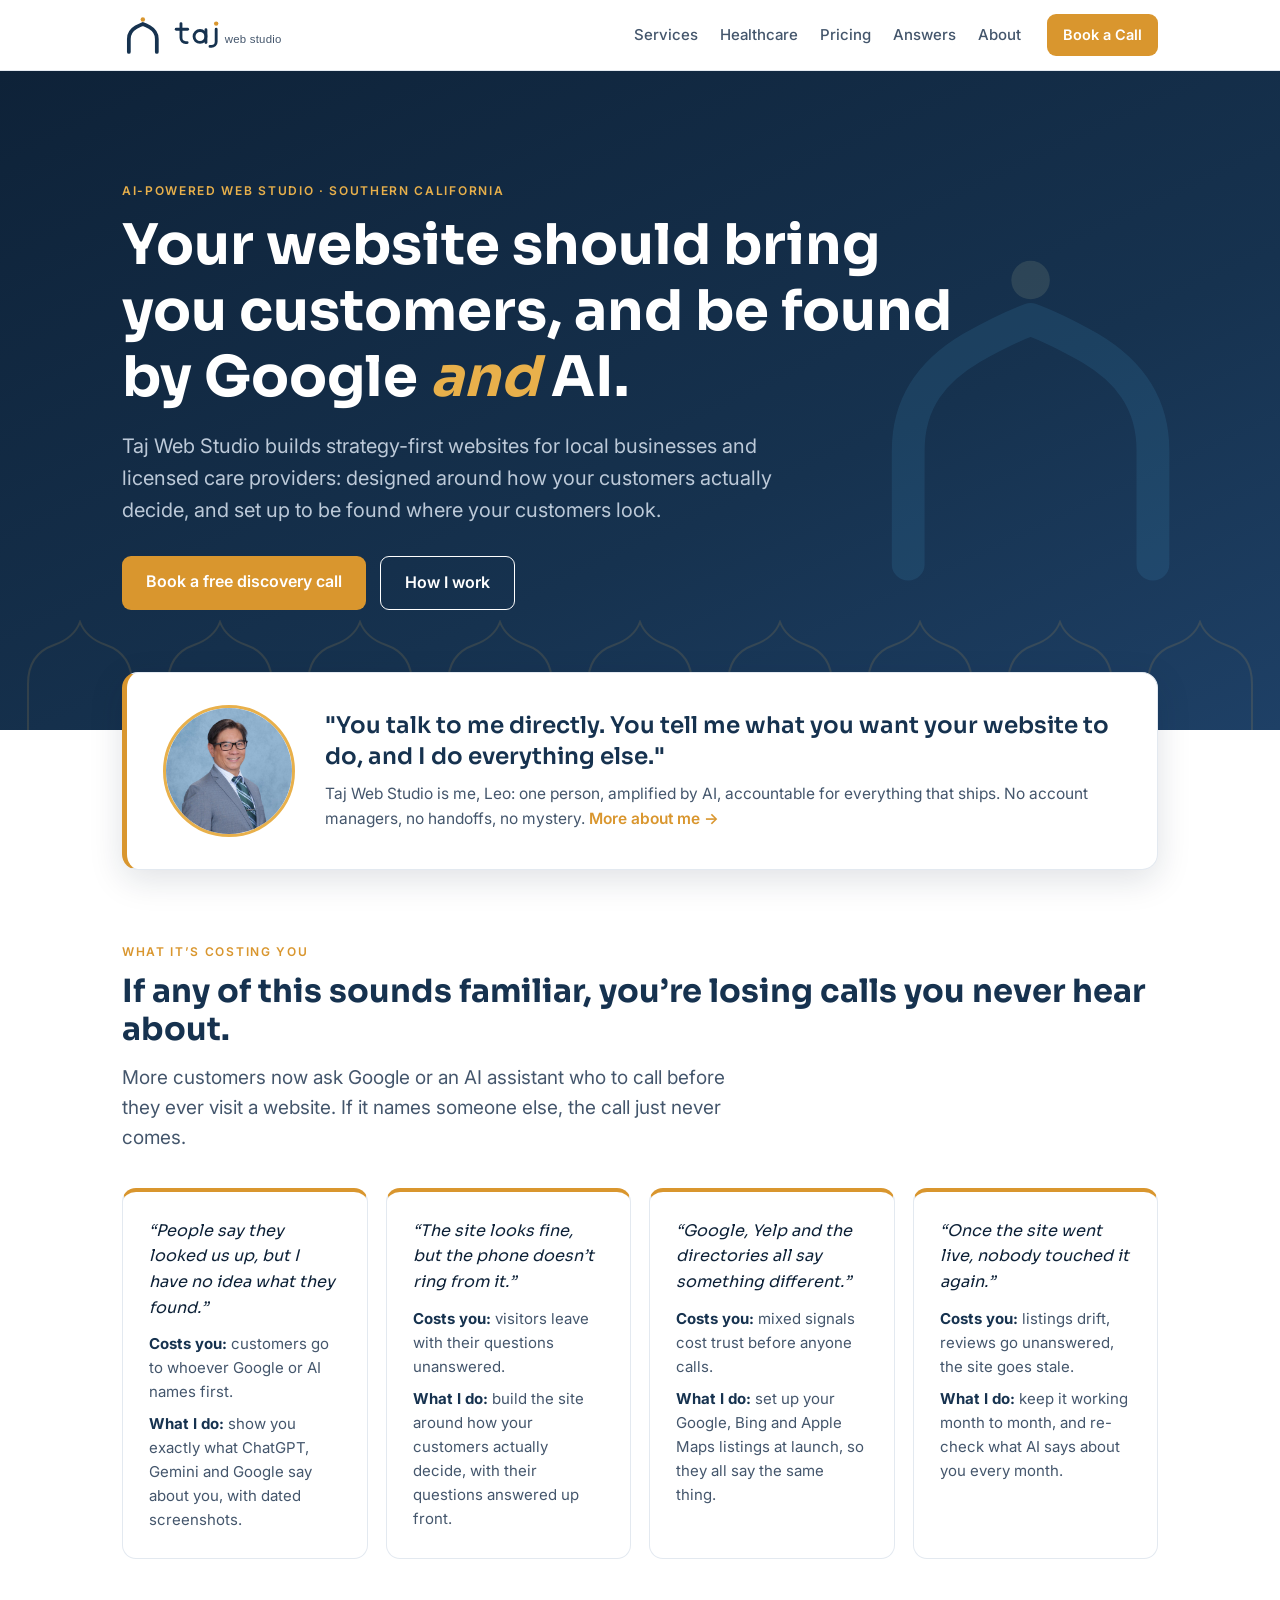
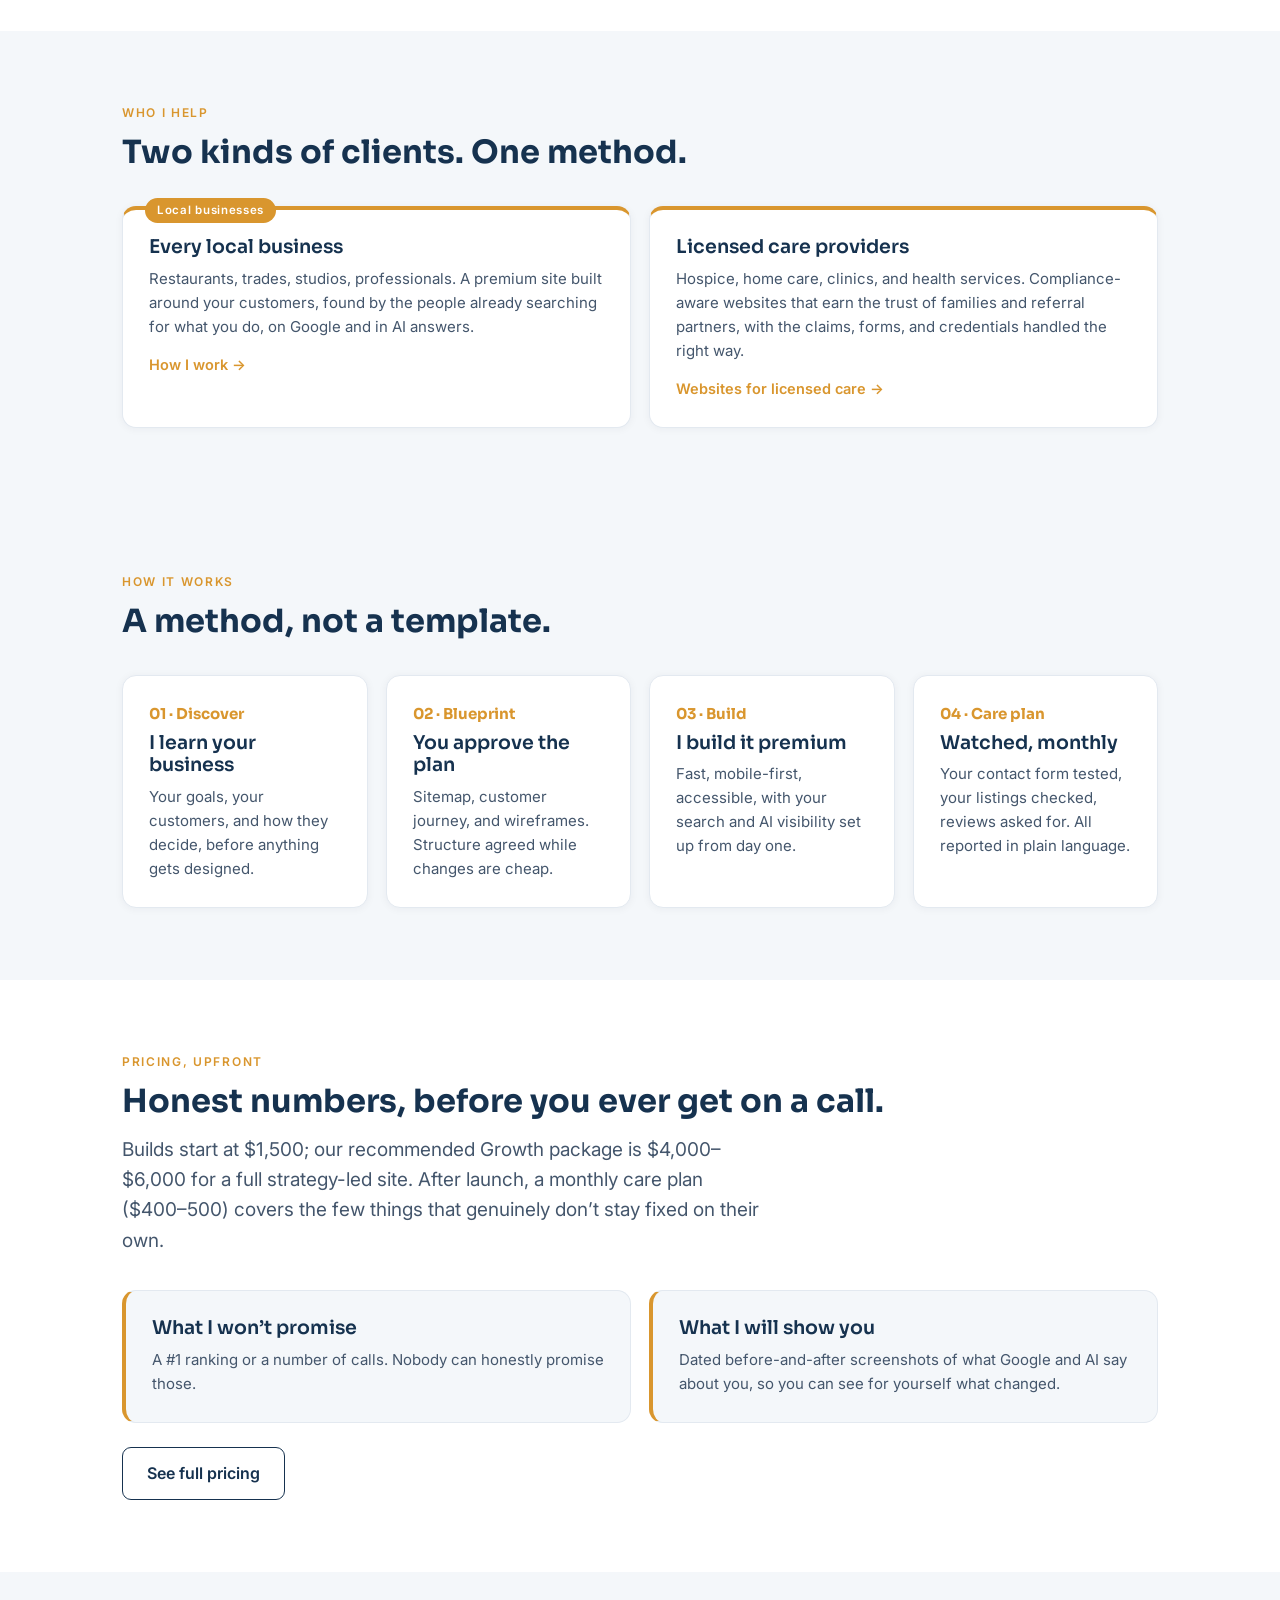
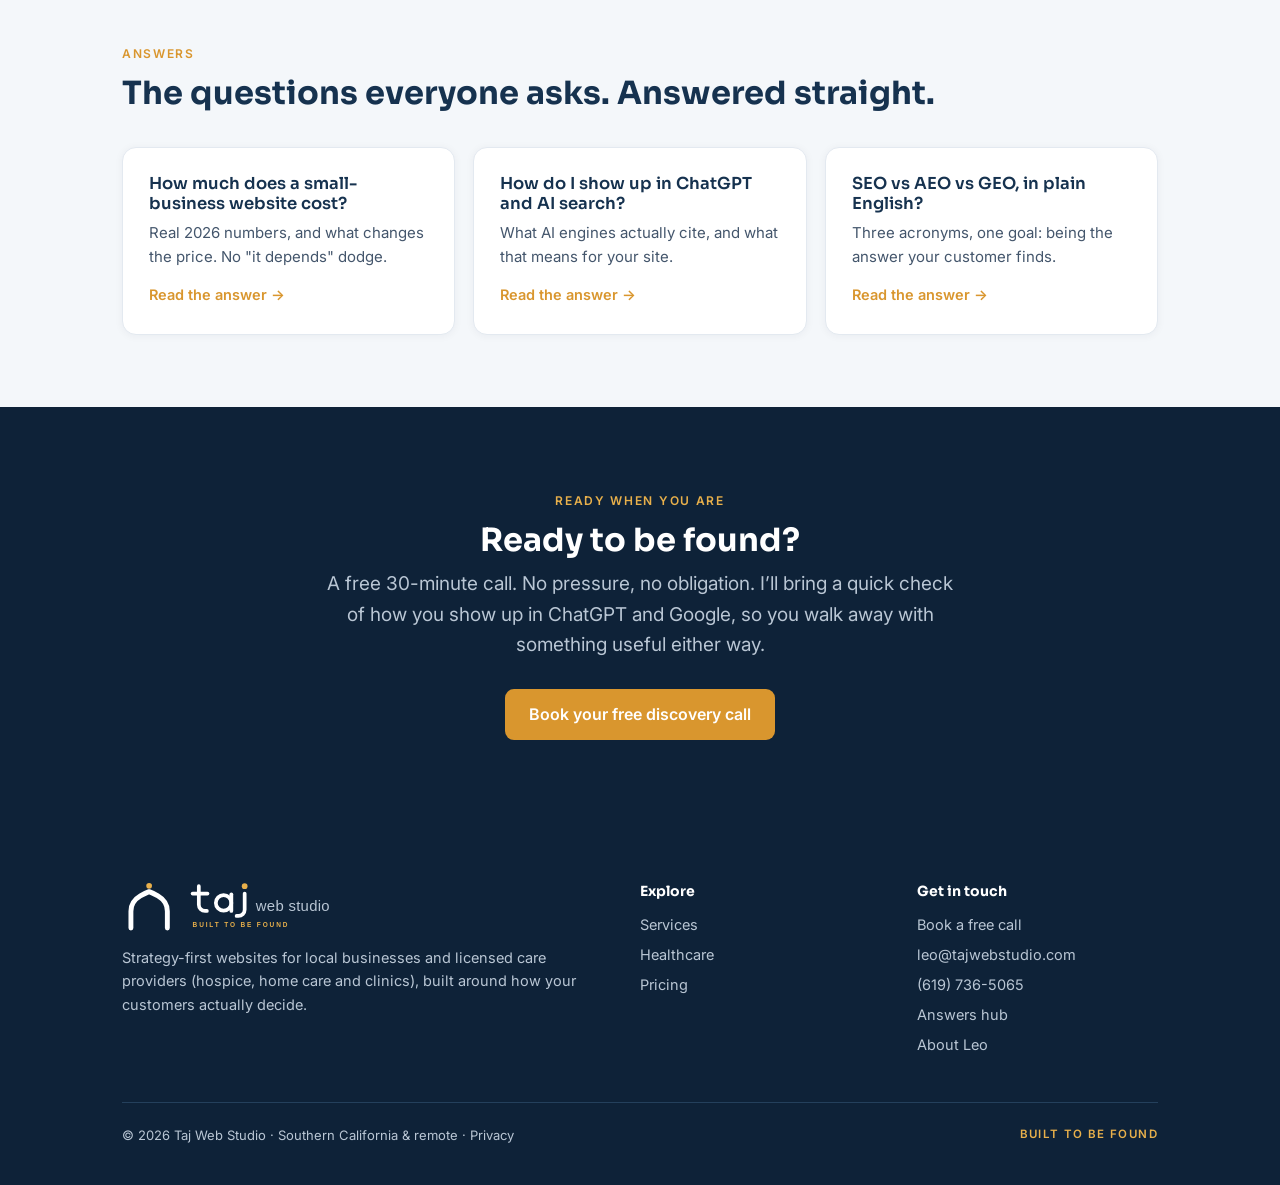
<file: index.html>
<!DOCTYPE html>
<html lang="en">
<head>
<meta charset="UTF-8">
<meta name="viewport" content="width=device-width, initial-scale=1.0">
<title>Taj Web Studio — Websites for Local Businesses &amp; Care Providers | San Diego</title>
<meta name="description" content="Strategy-first websites for local businesses and licensed care providers, designed around how your customers decide and set up to be found on Google and AI.">
<link rel="canonical" href="https://tajwebstudio.com/">
<!-- social sharing -->
<meta property="og:type" content="website">
<meta property="og:site_name" content="Taj Web Studio">
<meta property="og:title" content="Taj Web Studio — Websites for Local Businesses &amp; Care Providers | San Diego">
<meta property="og:description" content="Strategy-first websites for local businesses and licensed care providers, designed around how your customers decide and set up to be found on Google and AI.">
<meta property="og:url" content="https://tajwebstudio.com/">
<meta property="og:image" content="https://tajwebstudio.com/assets/og-card-2026-09.png">
<meta property="og:image:width" content="1200">
<meta property="og:image:height" content="630">
<meta property="og:image:alt" content="Taj Web Studio — built around how your customers decide">
<meta name="twitter:card" content="summary_large_image">
<meta name="twitter:title" content="Taj Web Studio — Websites for Local Businesses &amp; Care Providers | San Diego">
<meta name="twitter:description" content="Strategy-first websites for local businesses and licensed care providers, designed around how your customers decide and set up to be found on Google and AI.">
<meta name="twitter:image" content="https://tajwebstudio.com/assets/og-card-2026-09.png">
<link rel="icon" type="image/svg+xml" href="assets/favicon.svg">
<link rel="preconnect" href="https://fonts.googleapis.com">
<link href="https://fonts.googleapis.com/css2?family=Sora:wght@600;700&family=Inter:wght@400;500;600&display=swap" rel="stylesheet">
<link rel="stylesheet" href="css/styles.css?v=6">
<script type="application/ld+json">
{
  "@context": "https://schema.org",
  "@type": "ProfessionalService",
  "name": "Taj Web Studio",
  "url": "https://tajwebstudio.com",
  "email": "leo@tajwebstudio.com",
  "telephone": "+1-619-736-5065",
  "sameAs": [
    "https://www.google.com/maps?cid=10424325225732799486",
    "https://www.linkedin.com/in/leodeleon/"
  ],
  "founder": {
    "@type": "Person",
    "name": "Leo De Leon",
    "sameAs": "https://www.linkedin.com/in/leodeleon/"
  },
  "slogan": "Built to be found",
  "description": "AI-powered web design studio building strategy-first websites for small businesses. Serves local businesses and care providers (hospice, home care).",
  "areaServed": "Southern California and remote (US)",
  "knowsAbout": ["web design","information architecture","SEO","answer engine optimization","generative engine optimization","healthcare websites"]
}
</script>
<!-- Google tag (gtag.js) -->
<script async src="https://www.googletagmanager.com/gtag/js?id=G-6H2BL4L3NL"></script>
<script>
  window.dataLayer = window.dataLayer || [];
  function gtag(){dataLayer.push(arguments);}
  gtag('js', new Date());
  gtag('config', 'G-6H2BL4L3NL');
</script>
</head>
<body>

<header>
  <div class="wrap nav">
    <a class="logo" href="index.html"><img src="assets/logo-horizontal-notagline.svg" alt="Taj Web Studio"></a>
    <nav id="site-nav">
      <a href="services.html">Services</a>
      <a href="healthcare.html">Healthcare</a>
      <a href="pricing.html">Pricing</a>
      <a href="answers.html">Answers</a>
      <a href="about.html">About</a>
      <a class="nav-cta" href="book.html">Book a call</a>
    </nav>
    <a class="btn btn-gold" href="book.html">Book a Call</a>
    <button class="menu-btn" type="button" aria-label="Open menu" aria-expanded="false" aria-controls="site-nav"><span></span><span></span><span></span></button>
  </div>
<script>(function(){var b=document.querySelector('.menu-btn'),n=document.getElementById('site-nav');if(!b||!n)return;b.addEventListener('click',function(){var o=n.classList.toggle('open');b.setAttribute('aria-expanded',o?'true':'false');b.setAttribute('aria-label',o?'Close menu':'Open menu');});})();</script>
</header>

<section class="hero hero-v2">
  <div class="wrap hero-wrap">
    <img class="arch-glow" src="assets/logo-mark.svg" alt="" aria-hidden="true">
    <p class="eyebrow">AI-powered web studio · Southern California</p>
    <h1>Your website should bring you customers, and be found by Google <em>and</em> AI.</h1>
    <p class="sub">Taj Web Studio builds strategy-first websites for local businesses and licensed care providers:
    designed around how your customers actually decide, and set up to be found where your customers
    look.</p>
    <div class="actions">
      <a class="btn btn-gold" href="book.html">Book a free discovery call</a>
      <a class="btn btn-ghost" href="services.html">How I work</a>
    </div>
  </div>
</section>

<section class="founder-band" aria-label="A note from Leo">
  <div class="wrap">
    <div class="founder">
      <img src="assets/leo-note.jpg" alt="Leo De Leon, founder of Taj Web Studio" width="800" height="800">
      <div>
        <p class="quote">"You talk to me directly. You tell me what you want your website to do, and I do everything else."</p>
        <p class="small">Taj Web Studio is me, Leo: one person, amplified by AI, accountable for everything that
        ships. No account managers, no handoffs, no mystery. <a href="about.html">More about me →</a></p>
      </div>
    </div>
  </div>
</section>

<section>
  <div class="wrap">
    <p class="eyebrow">What it&rsquo;s costing you</p>
    <h2>If any of this sounds familiar, you&rsquo;re losing calls you never hear about.</h2>
    <p class="sub">More customers now ask Google or an AI assistant who to call before they ever visit a website. If it names someone else, the call just never comes.</p>
    <div class="grid g4">
      <div class="card pain"><p class="said">&ldquo;People say they looked us up, but I have no idea what they found.&rdquo;</p><p class="cost"><b>Costs you:</b> customers go to whoever Google or AI names first.</p><p><b>What I do:</b> show you exactly what ChatGPT, Gemini and Google say about you, with dated screenshots.</p></div>
      <div class="card pain"><p class="said">&ldquo;The site looks fine, but the phone doesn&rsquo;t ring from it.&rdquo;</p><p class="cost"><b>Costs you:</b> visitors leave with their questions unanswered.</p><p><b>What I do:</b> build the site around how your customers actually decide, with their questions answered up front.</p></div>
      <div class="card pain"><p class="said">&ldquo;Google, Yelp and the directories all say something different.&rdquo;</p><p class="cost"><b>Costs you:</b> mixed signals cost trust before anyone calls.</p><p><b>What I do:</b> set up your Google, Bing and Apple Maps listings at launch, so they all say the same thing.</p></div>
      <div class="card pain"><p class="said">&ldquo;Once the site went live, nobody touched it again.&rdquo;</p><p class="cost"><b>Costs you:</b> listings drift, reviews go unanswered, the site goes stale.</p><p><b>What I do:</b> keep it working month to month, and re-check what AI says about you every month.</p></div>
    </div>
  </div>
</section>

<section class="mist">
  <div class="wrap">
    <p class="eyebrow">Who I help</p>
    <h2>Two kinds of clients. One method.</h2>
    <div class="grid g2">
      <a class="card path" href="services.html">
        <span class="badge">Local businesses</span>
        <h3>Every local business</h3>
        <p>Restaurants, trades, studios, professionals. A premium site built around your customers, found by the
        people already searching for what you do, on Google and in AI answers.</p>
        <span class="more">How I work →</span>
      </a>
      <a class="card path" href="healthcare.html">
        <h3>Licensed care providers</h3>
        <p>Hospice, home care, clinics, and health services. Compliance-aware websites that earn the trust of
        families and referral partners, with the claims, forms, and credentials handled the right way.</p>
        <span class="more">Websites for licensed care →</span>
      </a>
    </div>
  </div>
</section>

<section class="mist">
  <div class="wrap">
    <p class="eyebrow">How it works</p>
    <h2>A method, not a template.</h2>
    <div class="grid g4">
      <div class="card step"><p class="num">01 · Discover</p><h3>I learn your business</h3><p>Your goals, your customers, and how they decide, before anything gets designed.</p></div>
      <div class="card step"><p class="num">02 · Blueprint</p><h3>You approve the plan</h3><p>Sitemap, customer journey, and wireframes. Structure agreed while changes are cheap.</p></div>
      <div class="card step"><p class="num">03 · Build</p><h3>I build it premium</h3><p>Fast, mobile-first, accessible, with your search and AI visibility set up from day one.</p></div>
      <div class="card step"><p class="num">04 · Care plan</p><h3>Watched, monthly</h3><p>Your contact form tested, your listings checked, reviews asked for. All reported in plain language.</p></div>
    </div>
  </div>
</section>

<section>
  <div class="wrap">
    <p class="eyebrow">Pricing, upfront</p>
    <h2>Honest numbers, before you ever get on a call.</h2>
    <p class="sub">Builds start at $1,500; our recommended Growth package is $4,000–$6,000 for a full strategy-led site.
    After launch, a monthly care plan ($400&ndash;500) covers the few things that genuinely
    don&rsquo;t stay fixed on their own.</p>
    <div class="grid g2">
      <div class="card promise"><h3>What I won&rsquo;t promise</h3><p>A #1 ranking or a number of calls. Nobody can honestly promise those.</p></div>
      <div class="card promise"><h3>What I will show you</h3><p>Dated before-and-after screenshots of what Google and AI say about you, so you can see for yourself what changed.</p></div>
    </div>
    <div style="margin-top:24px"><a class="btn btn-ghost" href="pricing.html">See full pricing</a></div>
  </div>
</section>

<section class="mist qa">
  <div class="wrap">
    <p class="eyebrow">Answers</p>
    <h2>The questions everyone asks. Answered straight.</h2>
    <div class="grid g3">
      <a class="card" href="answers.html#cost"><h3>How much does a small-business website cost?</h3><p>Real 2026 numbers, and what changes the price. No "it depends" dodge.</p><span class="more">Read the answer →</span></a>
      <a class="card" href="answers.html#ai-search"><h3>How do I show up in ChatGPT and AI search?</h3><p>What AI engines actually cite, and what that means for your site.</p><span class="more">Read the answer →</span></a>
      <a class="card" href="answers.html#seo-aeo-geo"><h3>SEO vs AEO vs GEO, in plain English?</h3><p>Three acronyms, one goal: being the answer your customer finds.</p><span class="more">Read the answer →</span></a>
    </div>
  </div>
</section>

<section class="dark cta-band">
  <div class="wrap">
    <p class="eyebrow">Ready when you are</p>
    <h2>Ready to be found?</h2>
    <p class="sub">A free 30-minute call. No pressure, no obligation. I&rsquo;ll bring a quick check of how you
    show up in ChatGPT and Google, so you walk away with something useful either way.</p>
    <a class="btn btn-gold" href="book.html">Book your free discovery call</a>
  </div>
</section>

<footer>
  <div class="wrap">
    <div class="cols">
      <div>
        <img src="assets/logo-horizontal-reversed.svg" alt="Taj Web Studio">
        <p>Strategy-first websites for local businesses and licensed care providers (hospice, home care and clinics), built around how your customers actually decide.</p>
      </div>
      <div>
        <h4>Explore</h4>
        <a href="services.html">Services</a>
        <a href="healthcare.html">Healthcare</a>
        <a href="pricing.html">Pricing</a>
      </div>
      <div>
        <h4>Get in touch</h4>
        <a href="book.html">Book a free call</a>
        <a href="mailto:leo@tajwebstudio.com">leo@tajwebstudio.com</a>
        <a href="tel:+16197365065">(619) 736-5065</a>
        <a href="answers.html">Answers hub</a>
        <a href="about.html">About Leo</a>
      </div>
    </div>
    <div class="base">
      <span>© 2026 Taj Web Studio · Southern California & remote · <a href="privacy.html" style="display:inline">Privacy</a></span>
      <span class="tag">BUILT TO BE FOUND</span>
    </div>
  </div>
</footer>

</body>
</html>
</file>
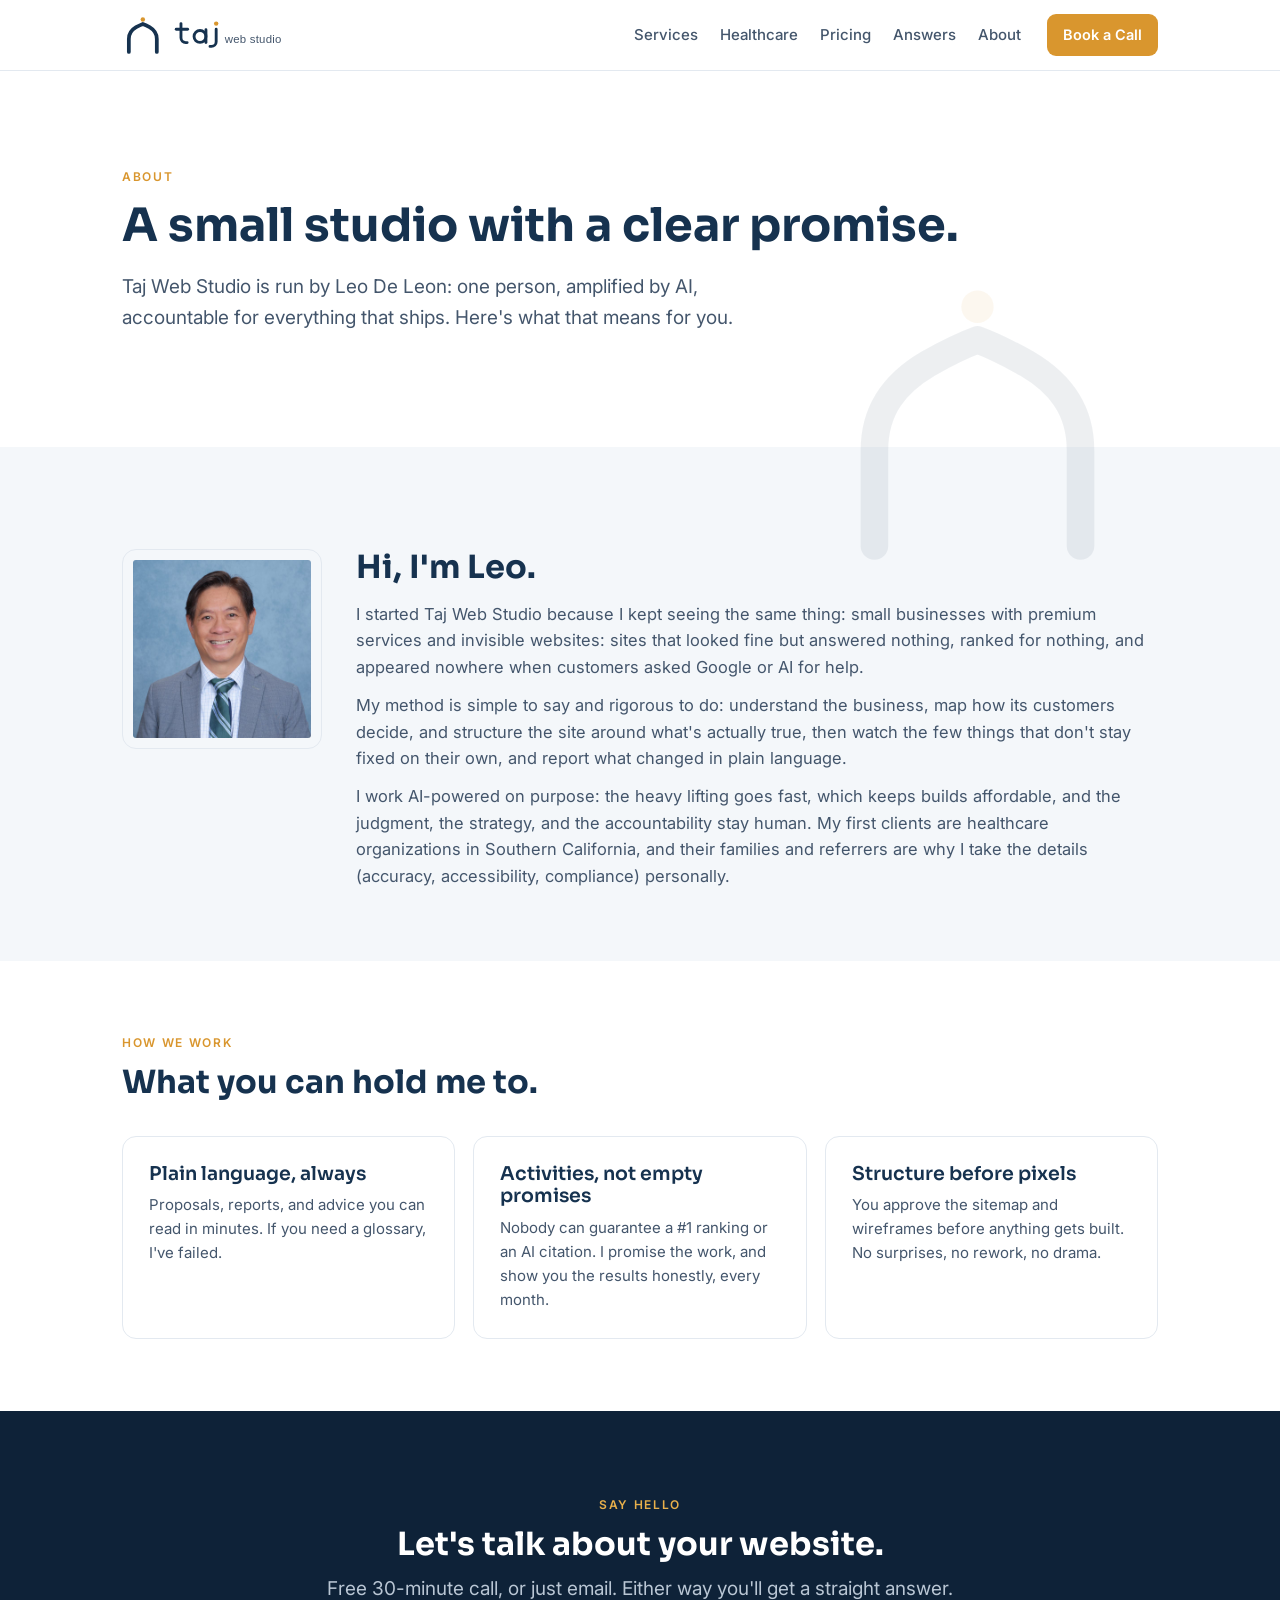
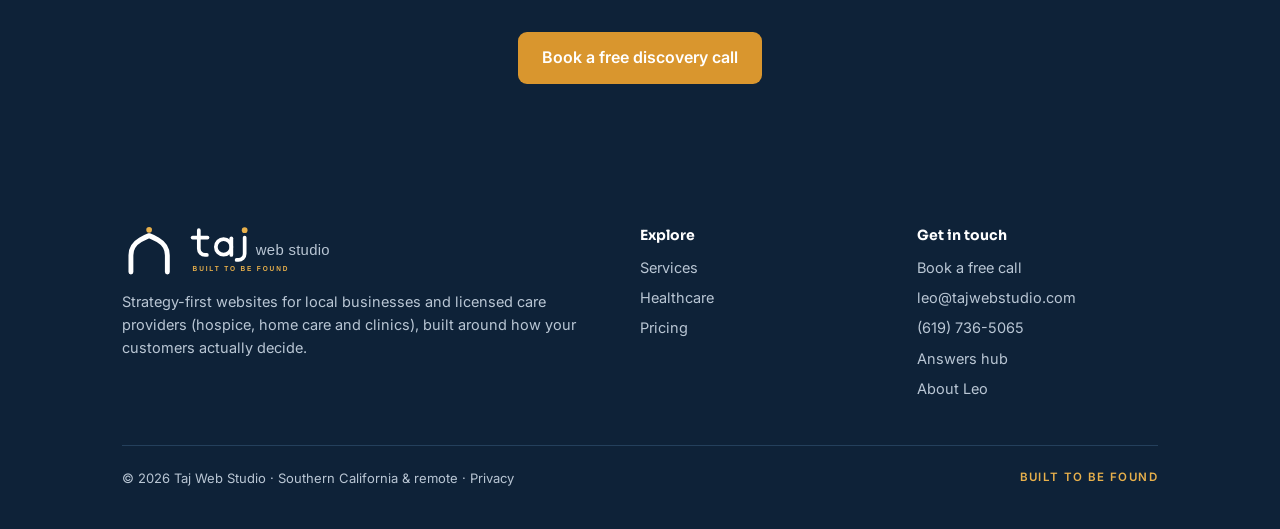
<file: about.html>
<!DOCTYPE html>
<html lang="en">
<head>
<meta charset="UTF-8">
<meta name="viewport" content="width=device-width, initial-scale=1.0">
<title>About Leo & Taj Web Studio | AI-Powered Web Studio</title>
<meta name="description" content="Taj Web Studio is a one-person, AI-powered web studio run by Leo De Leon: strategy-first websites for local businesses and licensed care providers, with plain-language reporting.">
<link rel="canonical" href="https://tajwebstudio.com/about.html">
<!-- social sharing -->
<meta property="og:type" content="website">
<meta property="og:site_name" content="Taj Web Studio">
<meta property="og:title" content="About Leo & Taj Web Studio | AI-Powered Web Studio">
<meta property="og:description" content="Taj Web Studio is a one-person, AI-powered web studio run by Leo De Leon: strategy-first websites for local businesses and licensed care providers, with plain-language reporting.">
<meta property="og:url" content="https://tajwebstudio.com/about.html">
<meta property="og:image" content="https://tajwebstudio.com/assets/og-card-2026-09.png">
<meta property="og:image:width" content="1200">
<meta property="og:image:height" content="630">
<meta property="og:image:alt" content="Taj Web Studio — built around how your customers decide">
<meta name="twitter:card" content="summary_large_image">
<meta name="twitter:title" content="About Leo & Taj Web Studio | AI-Powered Web Studio">
<meta name="twitter:description" content="Taj Web Studio is a one-person, AI-powered web studio run by Leo De Leon: strategy-first websites for local businesses and licensed care providers, with plain-language reporting.">
<meta name="twitter:image" content="https://tajwebstudio.com/assets/og-card-2026-09.png">
<link rel="icon" type="image/svg+xml" href="assets/favicon.svg">
<link rel="preconnect" href="https://fonts.googleapis.com">
<link href="https://fonts.googleapis.com/css2?family=Sora:wght@600;700&family=Inter:wght@400;500;600&display=swap" rel="stylesheet">
<link rel="stylesheet" href="css/styles.css?v=6">

<!-- Google tag (gtag.js) -->
<script async src="https://www.googletagmanager.com/gtag/js?id=G-6H2BL4L3NL"></script>
<script>
  window.dataLayer = window.dataLayer || [];
  function gtag(){dataLayer.push(arguments);}
  gtag('js', new Date());
  gtag('config', 'G-6H2BL4L3NL');
</script>
</head>
<body>

<header>
  <div class="wrap nav">
    <a class="logo" href="index.html"><img src="assets/logo-horizontal-notagline.svg" alt="Taj Web Studio"></a>
    <nav id="site-nav">
      <a href="services.html">Services</a>
      <a href="healthcare.html">Healthcare</a>
      <a href="pricing.html">Pricing</a>
      <a href="answers.html">Answers</a>
      <a href="about.html">About</a>
      <a class="nav-cta" href="book.html">Book a call</a>
    </nav>
    <a class="btn btn-gold" href="book.html">Book a Call</a>
    <button class="menu-btn" type="button" aria-label="Open menu" aria-expanded="false" aria-controls="site-nav"><span></span><span></span><span></span></button>
  </div>
<script>(function(){var b=document.querySelector('.menu-btn'),n=document.getElementById('site-nav');if(!b||!n)return;b.addEventListener('click',function(){var o=n.classList.toggle('open');b.setAttribute('aria-expanded',o?'true':'false');b.setAttribute('aria-label',o?'Close menu':'Open menu');});})();</script>
</header>

<section class="hero">
  <div class="wrap hero-wrap">
    <img class="arch-bg" src="assets/logo-mark.svg" alt="" aria-hidden="true">
    <p class="eyebrow">About</p>
    <h1>A small studio with a clear promise.</h1>
    <p class="sub">Taj Web Studio is run by Leo De Leon: one person, amplified by AI, accountable for everything that
    ships. Here's what that means for you.</p>
  </div>
</section>

<section class="mist">
  <div class="wrap">
    <div class="bio">
      <img class="photo" src="assets/leo-about.jpg" alt="Leo De Leon, founder of Taj Web Studio" width="800" height="800">
      <div>
        <h2>Hi, I'm Leo.</h2>
        <p style="color:var(--slate);margin-bottom:12px">I started Taj Web Studio because I kept seeing the same thing: small businesses with
        premium services and invisible websites: sites that looked fine but answered nothing, ranked for nothing,
        and appeared nowhere when customers asked Google or AI for help.</p>
        <p style="color:var(--slate);margin-bottom:12px">My method is simple to say and rigorous to do: understand the business, map how its customers
        decide, and structure the site around what's actually true, then watch the few things that don't stay
        fixed on their own, and report what changed in plain language.</p>
        <p style="color:var(--slate)">I work AI-powered on purpose: the heavy lifting goes fast, which keeps builds affordable, and the judgment, the strategy, and the accountability stay human. My first clients are healthcare
        organizations in Southern California, and their families and referrers are why I take the details (accuracy, accessibility, compliance) personally.</p>
      </div>
    </div>
  </div>
</section>

<section>
  <div class="wrap">
    <p class="eyebrow">How we work</p>
    <h2>What you can hold me to.</h2>
    <div class="grid g3">
      <div class="card"><h3>Plain language, always</h3><p>Proposals, reports, and advice you can read in minutes. If you need a glossary, I've failed.</p></div>
      <div class="card"><h3>Activities, not empty promises</h3><p>Nobody can guarantee a #1 ranking or an AI citation. I promise the work, and show you the results honestly, every month.</p></div>
      <div class="card"><h3>Structure before pixels</h3><p>You approve the sitemap and wireframes before anything gets built. No surprises, no rework, no drama.</p></div>
    </div>
  </div>
</section>

<section class="dark cta-band">
  <div class="wrap">
    <p class="eyebrow">Say hello</p>
    <h2>Let's talk about your website.</h2>
    <p class="sub">Free 30-minute call, or just email. Either way you'll get a straight answer.</p>
    <a class="btn btn-gold" href="book.html">Book a free discovery call</a>
  </div>
</section>

<footer>
  <div class="wrap">
    <div class="cols">
      <div>
        <img src="assets/logo-horizontal-reversed.svg" alt="Taj Web Studio">
        <p>Strategy-first websites for local businesses and licensed care providers (hospice, home care and clinics), built around how your customers actually decide.</p>
      </div>
      <div>
        <h4>Explore</h4>
        <a href="services.html">Services</a>
        <a href="healthcare.html">Healthcare</a>
        <a href="pricing.html">Pricing</a>
      </div>
      <div>
        <h4>Get in touch</h4>
        <a href="book.html">Book a free call</a>
        <a href="mailto:leo@tajwebstudio.com">leo@tajwebstudio.com</a>
        <a href="tel:+16197365065">(619) 736-5065</a>
        <a href="answers.html">Answers hub</a>
        <a href="about.html">About Leo</a>
      </div>
    </div>
    <div class="base">
      <span>© 2026 Taj Web Studio · Southern California & remote · <a href="privacy.html" style="display:inline">Privacy</a></span>
      <span class="tag">BUILT TO BE FOUND</span>
    </div>
  </div>
</footer>

</body>
</html>
</file>
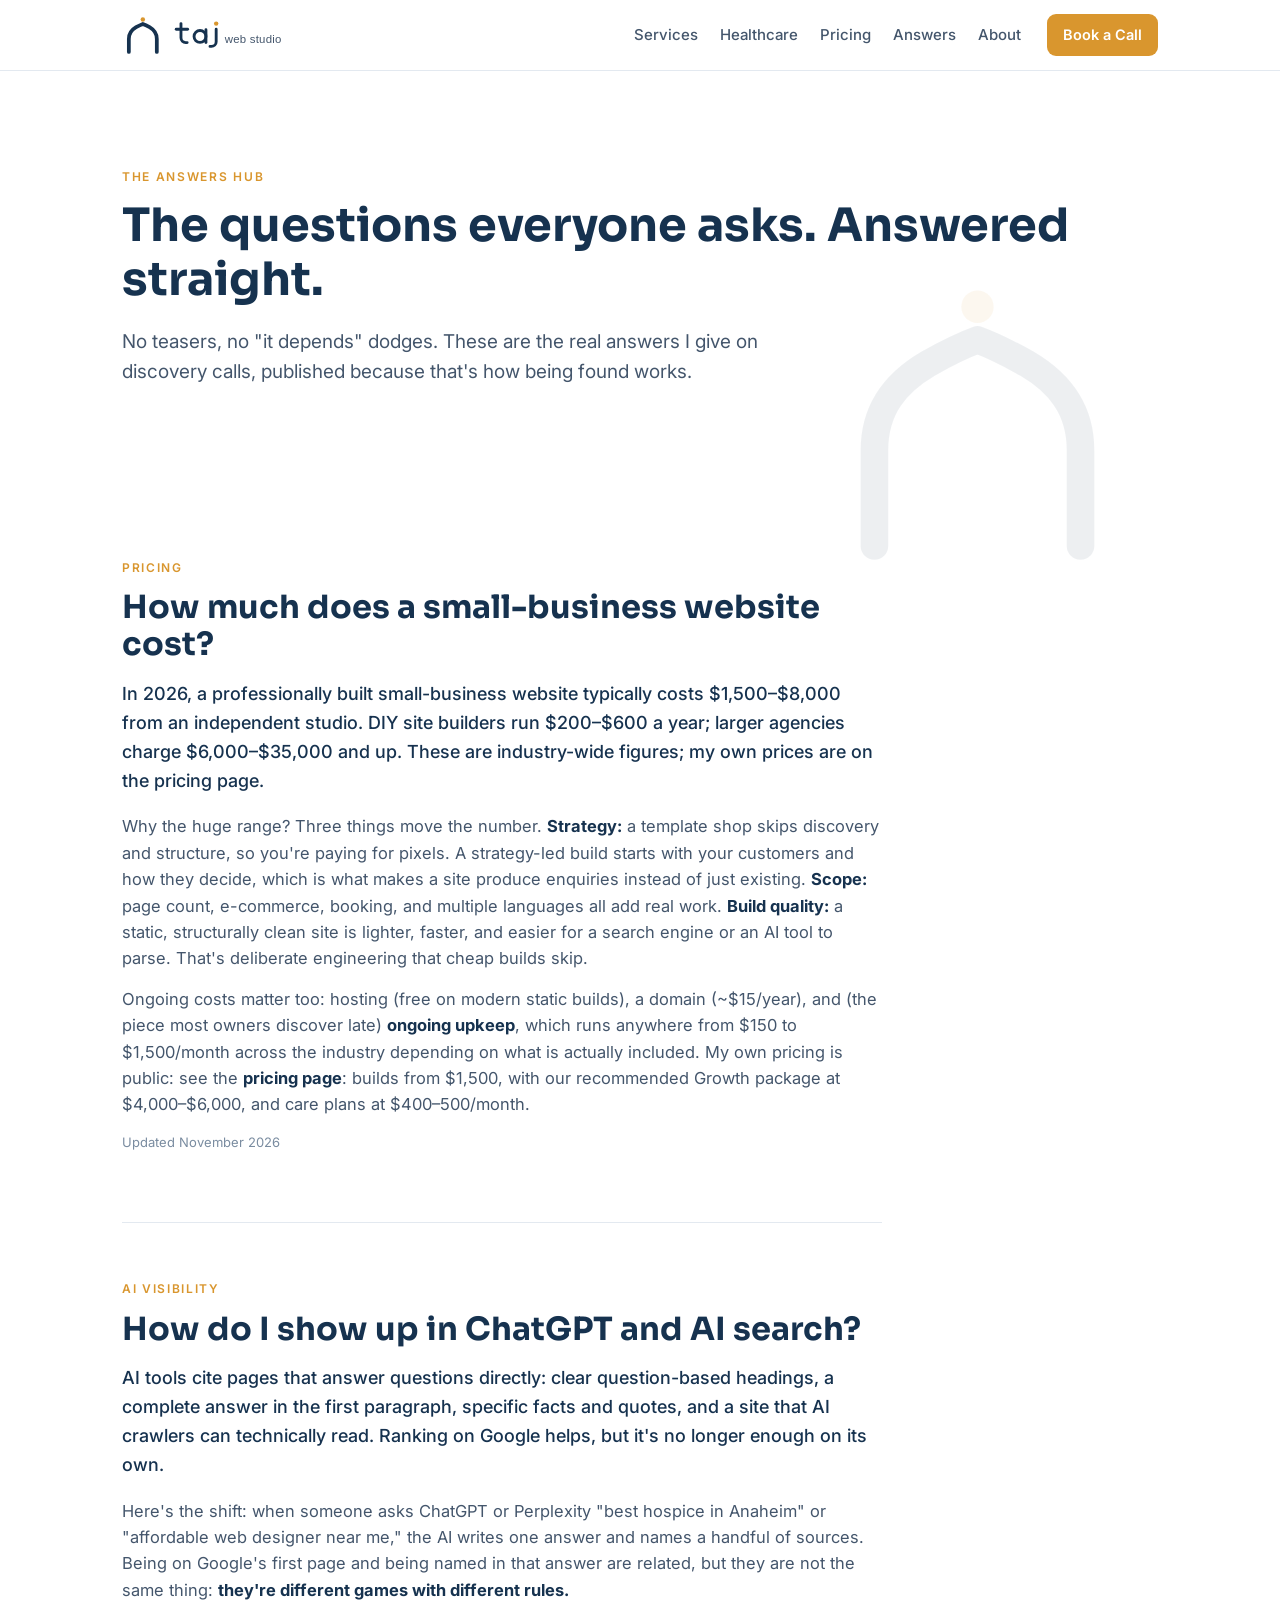
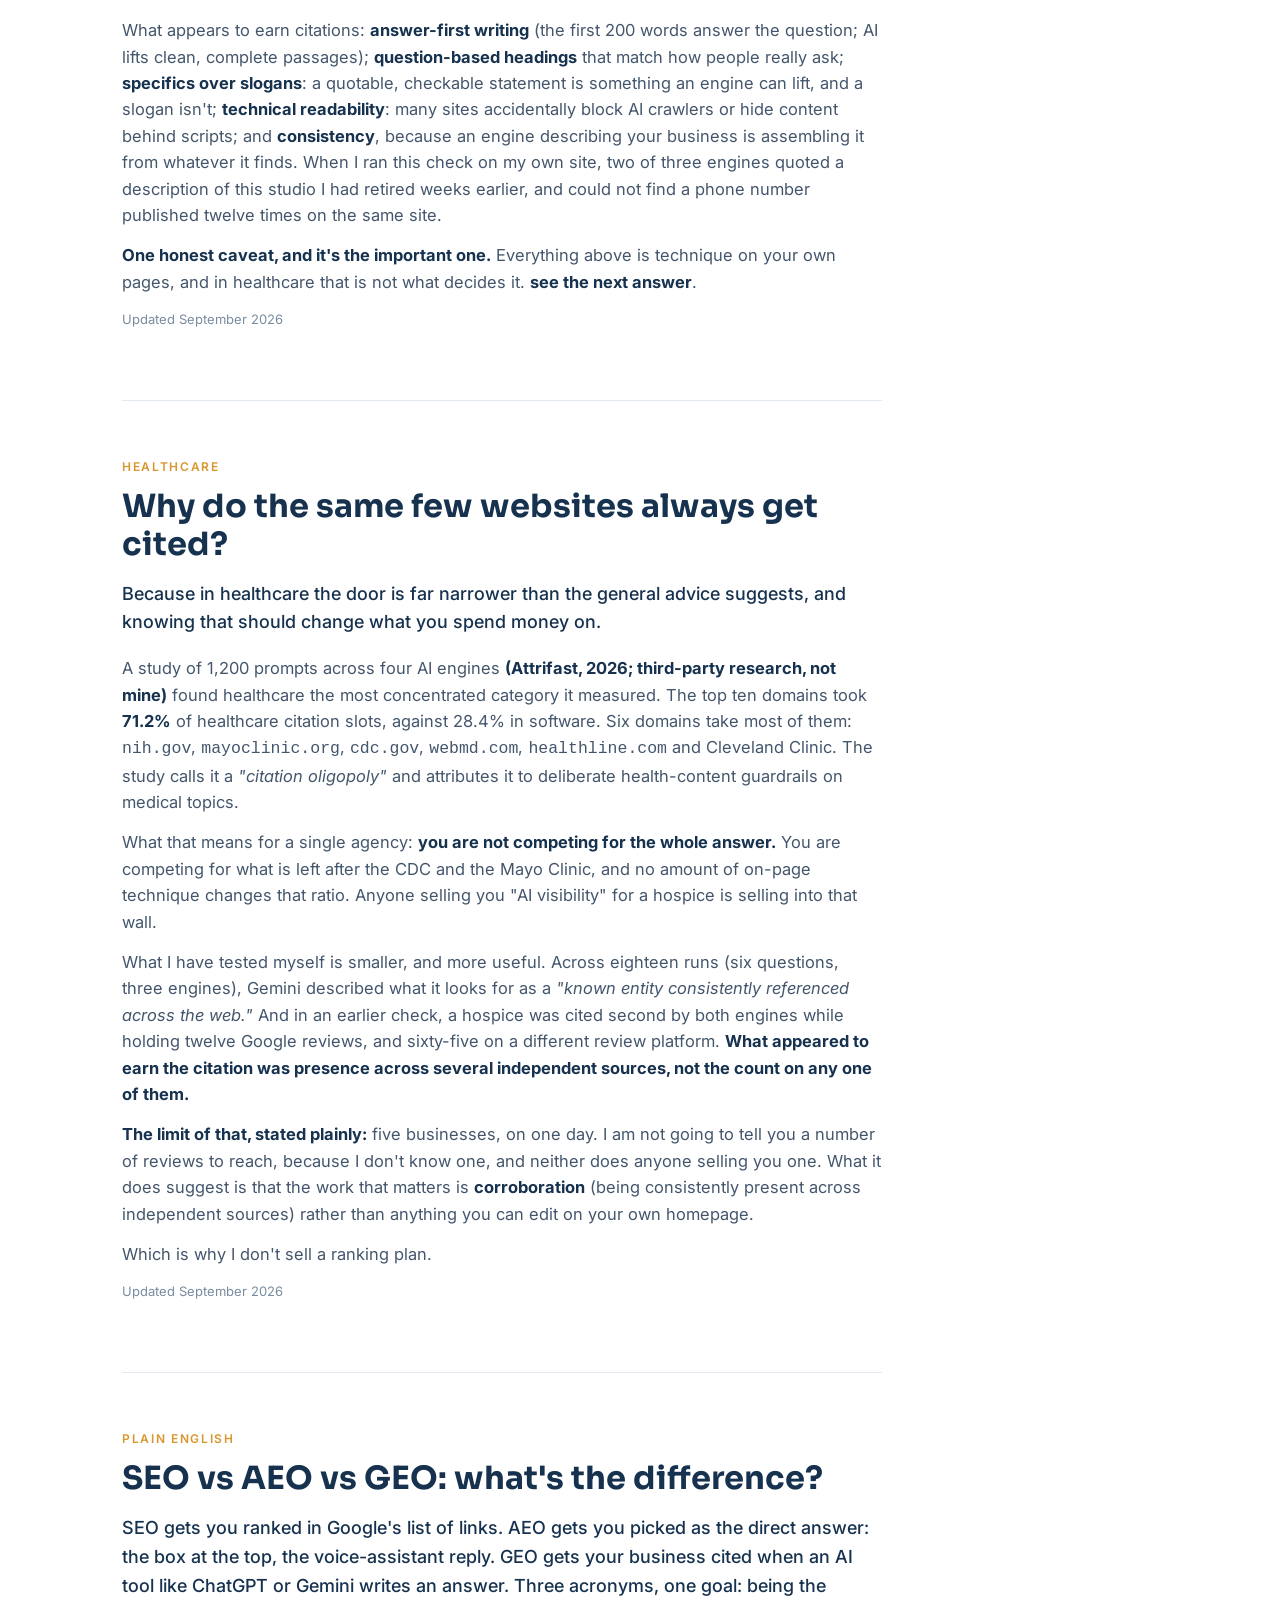
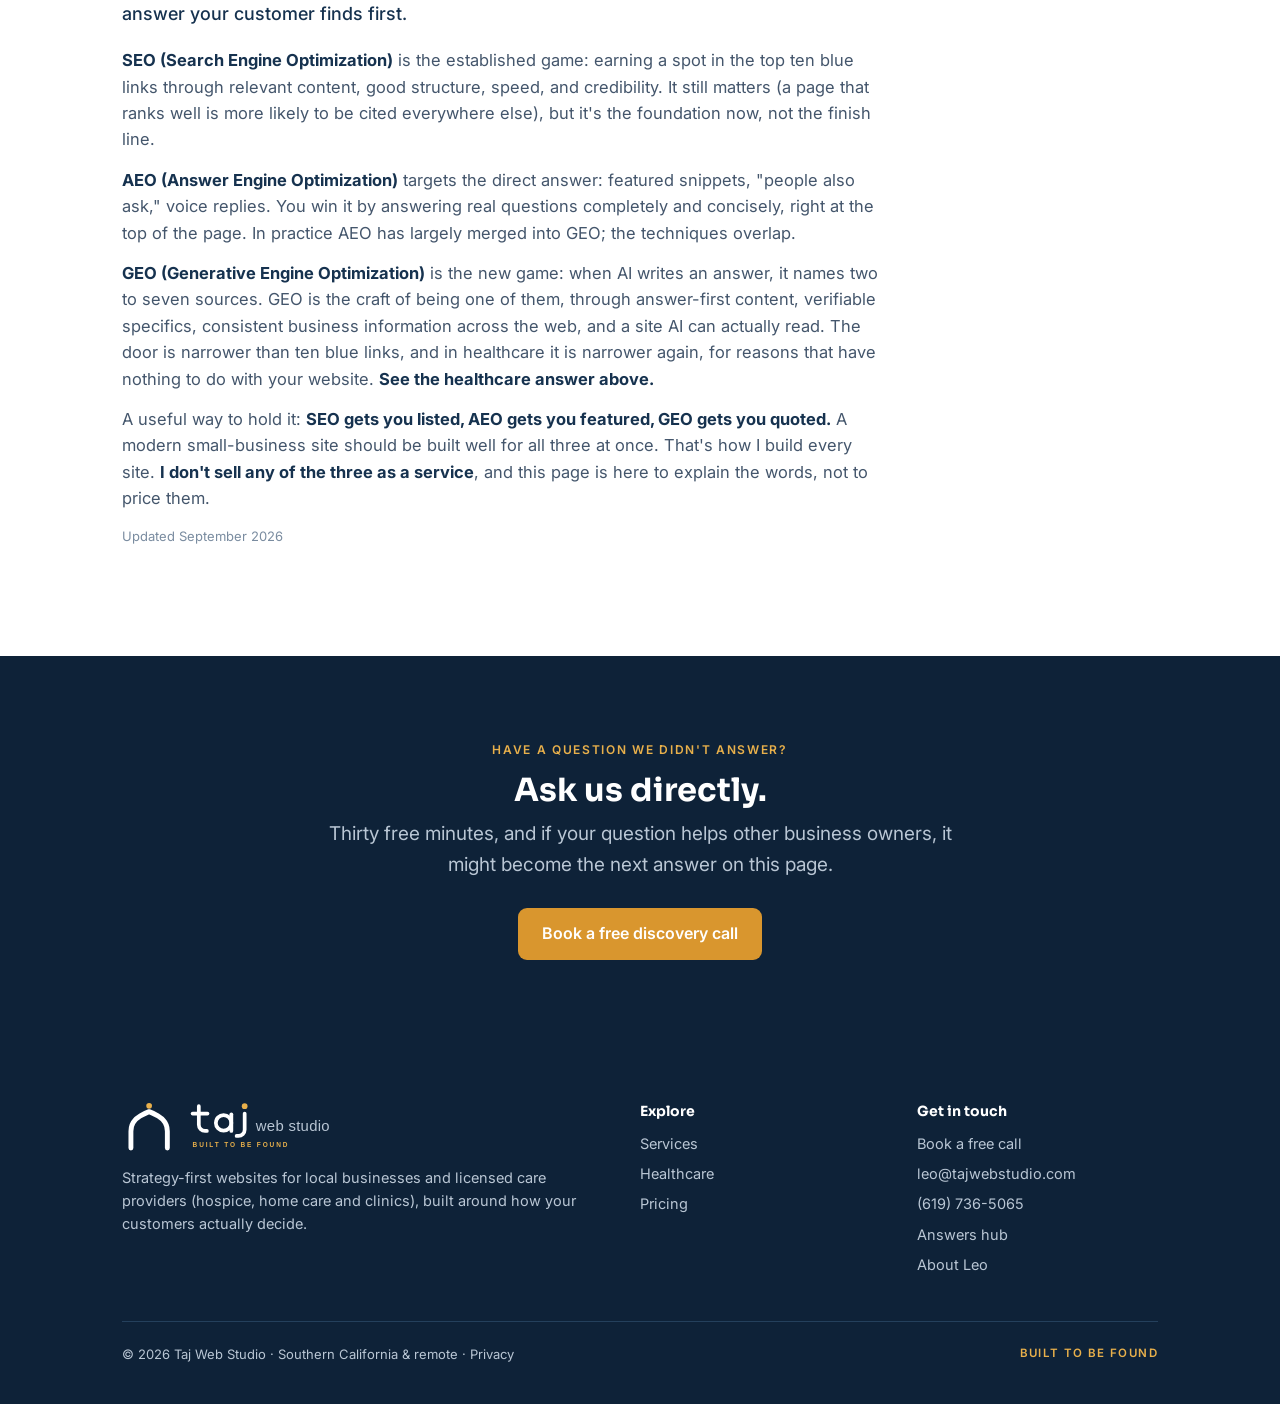
<file: answers.html>
<!DOCTYPE html>
<html lang="en">
<head>
<meta charset="UTF-8">
<meta name="viewport" content="width=device-width, initial-scale=1.0">
<title>Answers — Website Costs, AI Search & SEO in Plain English | Taj Web Studio</title>
<meta name="description" content="Straight answers: what a small-business website costs in 2026, how AI citation actually works in healthcare, and SEO vs AEO vs GEO explained in plain English.">
<link rel="canonical" href="https://tajwebstudio.com/answers.html">
<!-- social sharing -->
<meta property="og:type" content="website">
<meta property="og:site_name" content="Taj Web Studio">
<meta property="og:title" content="Answers — Website Costs, AI Search & SEO in Plain English">
<meta property="og:description" content="Straight answers: what a small-business website costs in 2026, how AI citation actually works in healthcare, and SEO vs AEO vs GEO explained in plain English.">
<meta property="og:url" content="https://tajwebstudio.com/answers.html">
<meta property="og:image" content="https://tajwebstudio.com/assets/og-card-2026-09.png">
<meta property="og:image:width" content="1200">
<meta property="og:image:height" content="630">
<meta property="og:image:alt" content="Taj Web Studio — built around how your customers decide">
<meta name="twitter:card" content="summary_large_image">
<meta name="twitter:title" content="Answers — Website Costs, AI Search & SEO in Plain English">
<meta name="twitter:description" content="Straight answers: what a small-business website costs in 2026, how AI citation actually works in healthcare, and SEO vs AEO vs GEO explained in plain English.">
<meta name="twitter:image" content="https://tajwebstudio.com/assets/og-card-2026-09.png">
<link rel="icon" type="image/svg+xml" href="assets/favicon.svg">
<link rel="preconnect" href="https://fonts.googleapis.com">
<link href="https://fonts.googleapis.com/css2?family=Sora:wght@600;700&family=Inter:wght@400;500;600&display=swap" rel="stylesheet">
<link rel="stylesheet" href="css/styles.css?v=6">
<script type="application/ld+json">
{
  "@context": "https://schema.org",
  "@type": "FAQPage",
  "mainEntity": [
    {
      "@type": "Question",
      "name": "How much does a small-business website cost?",
      "acceptedAnswer": {"@type": "Answer", "text": "In 2026, a professionally built small-business website typically costs $1,500–$8,000 from an independent studio. DIY builders run $200–$600 a year, and larger agencies charge $6,000–$35,000+. The price differences come down to strategy, scope, and build quality."}
    },
    {
      "@type": "Question",
      "name": "How do I show up in ChatGPT and AI search?",
      "acceptedAnswer": {"@type": "Answer", "text": "AI tools cite pages that answer questions directly: clear question-based headings, a complete answer in the first paragraph, specific facts and quotes, and a technically readable site that doesn't block AI crawlers. Ranking on Google still helps but is no longer enough on its own. In healthcare specifically, on-page technique is not what decides it."}
    },
    {
      "@type": "Question",
      "name": "Why do the same few websites always get cited in healthcare?",
      "acceptedAnswer": {"@type": "Answer", "text": "Healthcare is the most concentrated category measured. A third-party study of 1,200 prompts across four AI engines (Attrifast, 2026) found the top ten domains took 71.2 percent of healthcare citation slots, against 28.4 percent in software, with six domains taking most of them: nih.gov, mayoclinic.org, cdc.gov, webmd.com, healthline.com and Cleveland Clinic. The study attributes this to deliberate health-content guardrails. A single agency competes for what is left, and no amount of on-page technique changes that ratio. What appears to matter more is corroboration: whether the independent records about a business agree with each other."}
    },
    {
      "@type": "Question",
      "name": "What is the difference between SEO, AEO and GEO?",
      "acceptedAnswer": {"@type": "Answer", "text": "SEO gets you ranked in Google's list of links. AEO gets you picked as the direct answer in featured snippets and voice results. GEO gets your business cited when AI tools like ChatGPT, Gemini, and Perplexity write an answer. All three share one goal: being the answer your customer finds first."}
    }
  ]
}
</script>
<!-- Google tag (gtag.js) -->
<script async src="https://www.googletagmanager.com/gtag/js?id=G-6H2BL4L3NL"></script>
<script>
  window.dataLayer = window.dataLayer || [];
  function gtag(){dataLayer.push(arguments);}
  gtag('js', new Date());
  gtag('config', 'G-6H2BL4L3NL');
</script>
</head>
<body>

<header>
  <div class="wrap nav">
    <a class="logo" href="index.html"><img src="assets/logo-horizontal-notagline.svg" alt="Taj Web Studio"></a>
    <nav id="site-nav">
      <a href="services.html">Services</a>
      <a href="healthcare.html">Healthcare</a>
      <a href="pricing.html">Pricing</a>
      <a href="answers.html">Answers</a>
      <a href="about.html">About</a>
      <a class="nav-cta" href="book.html">Book a call</a>
    </nav>
    <a class="btn btn-gold" href="book.html">Book a Call</a>
    <button class="menu-btn" type="button" aria-label="Open menu" aria-expanded="false" aria-controls="site-nav"><span></span><span></span><span></span></button>
  </div>
<script>(function(){var b=document.querySelector('.menu-btn'),n=document.getElementById('site-nav');if(!b||!n)return;b.addEventListener('click',function(){var o=n.classList.toggle('open');b.setAttribute('aria-expanded',o?'true':'false');b.setAttribute('aria-label',o?'Close menu':'Open menu');});})();</script>
</header>

<section class="hero">
  <div class="wrap hero-wrap">
    <img class="arch-bg" src="assets/logo-mark.svg" alt="" aria-hidden="true">
    <p class="eyebrow">The Answers hub</p>
    <h1>The questions everyone asks. Answered straight.</h1>
    <p class="sub">No teasers, no "it depends" dodges. These are the real answers I give on discovery calls, published because that's how being found works.</p>
  </div>
</section>

<div class="wrap">

  <article id="cost">
    <p class="eyebrow">Pricing</p>
    <h2>How much does a small-business website cost?</h2>
    <p class="lead">In 2026, a professionally built small-business website typically costs $1,500–$8,000 from an
    independent studio. DIY site builders run
    $200–$600 a year; larger agencies charge $6,000–$35,000 and up. These are industry-wide figures; my own prices are on the <a href="pricing.html">pricing page</a>.</p>
    <p>Why the huge range? Three things move the number. <strong>Strategy:</strong> a template shop skips
    discovery and structure, so you're paying for pixels. A strategy-led build starts with your customers and how
    they decide, which is what makes a site produce enquiries instead of just existing. <strong>Scope:</strong>
    page count, e-commerce, booking, and multiple languages all add real work. <strong>Build quality:</strong> a
    static, structurally clean site is lighter, faster, and easier for a search engine or an AI tool to parse. That's deliberate engineering that cheap builds skip.</p>
    <p>Ongoing costs matter too: hosting (free on modern static builds), a domain (~$15/year), and (the piece most owners discover late) <strong>ongoing upkeep</strong>, which runs anywhere from $150 to $1,500/month
    across the industry depending on what is actually included. My own pricing is public: see the
    <a href="pricing.html"><strong>pricing page</strong></a>: builds from $1,500, with our recommended Growth package at
    $4,000–$6,000, and care plans at $400–500/month.</p>
    <p class="answer-date">Updated November 2026</p>
  </article>

  <article id="ai-search">
    <p class="eyebrow">AI visibility</p>
    <h2>How do I show up in ChatGPT and AI search?</h2>
    <p class="lead">AI tools cite pages that answer questions directly: clear question-based headings, a complete
    answer in the first paragraph, specific facts and quotes, and a site that AI crawlers can technically read.
    Ranking on Google helps, but it's no longer enough on its own.</p>
    <p>Here's the shift: when someone asks ChatGPT or Perplexity "best hospice in Anaheim" or "affordable web
    designer near me," the AI writes one answer and names a handful of sources. Being on Google's first page and
    being named in that answer are related, but they are not the same thing: <strong>they're different games
    with different rules.</strong></p>
    <p>What appears to earn citations: <strong>answer-first writing</strong> (the first 200 words answer the question; AI lifts clean, complete passages); <strong>question-based headings</strong> that match how people
    really ask; <strong>specifics over slogans</strong>: a quotable, checkable statement is something an engine
    can lift, and a slogan isn't; <strong>technical readability</strong>: many sites accidentally block AI
    crawlers or hide content behind scripts; and <strong>consistency</strong>, because an engine describing your
    business is assembling it from whatever it finds. When I ran this check on my own site, two of three engines
    quoted a description of this studio I had retired weeks earlier, and could not find a phone number published
    twelve times on the same site.</p>
    <p><strong>One honest caveat, and it's the important one.</strong> Everything above is technique on your own
    pages, and in healthcare that is not what decides it. <a href="#citations"><strong>see the next answer</strong></a>.</p>
    <p class="answer-date">Updated September 2026</p>
  </article>

  <article id="citations">
    <p class="eyebrow">Healthcare</p>
    <h2>Why do the same few websites always get cited?</h2>
    <p class="lead">Because in healthcare the door is far narrower than the general advice suggests, and knowing that should change what you spend money on.</p>
    <p>A study of 1,200 prompts across four AI engines <strong>(Attrifast, 2026; third-party research, not mine)</strong> found healthcare the most concentrated category it measured. The top ten domains took
    <strong>71.2%</strong> of healthcare citation slots, against 28.4% in software. Six domains take most of
    them: <code>nih.gov</code>, <code>mayoclinic.org</code>, <code>cdc.gov</code>, <code>webmd.com</code>,
    <code>healthline.com</code> and Cleveland Clinic. The study calls it a <em>"citation oligopoly"</em> and
    attributes it to deliberate health-content guardrails on medical topics.</p>
    <p>What that means for a single agency: <strong>you are not competing for the whole answer.</strong> You are
    competing for what is left after the CDC and the Mayo Clinic, and no amount of on-page technique changes
    that ratio. Anyone selling you "AI visibility" for a hospice is selling into that wall.</p>
    <p>What I have tested myself is smaller, and more useful. Across eighteen runs (six questions, three engines), Gemini described what it looks for as a <em>"known entity consistently referenced across the web."</em> And
    in an earlier check, a hospice was cited second by both engines while holding twelve Google reviews, and
    sixty-five on a different review platform. <strong>What appeared to earn the citation was presence across
    several independent sources, not the count on any one of them.</strong></p>
    <p><strong>The limit of that, stated plainly:</strong> five businesses, on one day. I am not going to tell
    you a number of reviews to reach, because I don't know one, and neither does anyone selling you one. What it
    does suggest is that the work that matters is <strong>corroboration</strong> (being consistently present across independent sources) rather than anything you can edit on your own homepage.</p>
    <p>Which is why I don't sell a ranking plan.</p>
    <p class="answer-date">Updated September 2026</p>
  </article>

  <article id="seo-aeo-geo">
    <p class="eyebrow">Plain English</p>
    <h2>SEO vs AEO vs GEO: what's the difference?</h2>
    <p class="lead">SEO gets you ranked in Google's list of links. AEO gets you picked as the direct answer: the box at the top, the voice-assistant reply. GEO gets your business cited when an AI tool like ChatGPT or
    Gemini writes an answer. Three acronyms, one goal: being the answer your customer finds first.</p>
    <p><strong>SEO (Search Engine Optimization)</strong> is the established game: earning a spot in the top ten
    blue links through relevant content, good structure, speed, and credibility. It still matters (a page that ranks well is more likely to be cited everywhere else), but it's the foundation now, not the finish line.</p>
    <p><strong>AEO (Answer Engine Optimization)</strong> targets the direct answer: featured snippets, "people
    also ask," voice replies. You win it by answering real questions completely and concisely, right at the top
    of the page. In practice AEO has largely merged into GEO; the techniques overlap.</p>
    <p><strong>GEO (Generative Engine Optimization)</strong> is the new game: when AI writes an answer, it names
    two to seven sources. GEO is the craft of being one of them, through answer-first content, verifiable
    specifics, consistent business information across the web, and a site AI can actually read. The door is
    narrower than ten blue links, and in healthcare it is narrower again, for reasons that have nothing to do
    with your website. <a href="#citations"><strong>See the healthcare answer above.</strong></a></p>
    <p>A useful way to hold it: <strong>SEO gets you listed, AEO gets you featured, GEO gets you quoted.</strong>
    A modern small-business site should be built well for all three at once. That's how I build every site.
    <strong>I don't sell any of the three as a service</strong>, and this page is here to explain the words, not
    to price them.</p>
    <p class="answer-date">Updated September 2026</p>
  </article>

</div>

<section class="dark cta-band" style="margin-top:40px">
  <div class="wrap">
    <p class="eyebrow">Have a question we didn't answer?</p>
    <h2>Ask us directly.</h2>
    <p class="sub">Thirty free minutes, and if your question helps other business owners, it might become the
    next answer on this page.</p>
    <a class="btn btn-gold" href="book.html">Book a free discovery call</a>
  </div>
</section>

<footer>
  <div class="wrap">
    <div class="cols">
      <div>
        <img src="assets/logo-horizontal-reversed.svg" alt="Taj Web Studio">
        <p>Strategy-first websites for local businesses and licensed care providers (hospice, home care and clinics), built around how your customers actually decide.</p>
      </div>
      <div>
        <h4>Explore</h4>
        <a href="services.html">Services</a>
        <a href="healthcare.html">Healthcare</a>
        <a href="pricing.html">Pricing</a>
      </div>
      <div>
        <h4>Get in touch</h4>
        <a href="book.html">Book a free call</a>
        <a href="mailto:leo@tajwebstudio.com">leo@tajwebstudio.com</a>
        <a href="tel:+16197365065">(619) 736-5065</a>
        <a href="answers.html">Answers hub</a>
        <a href="about.html">About Leo</a>
      </div>
    </div>
    <div class="base">
      <span>© 2026 Taj Web Studio · Southern California & remote · <a href="privacy.html" style="display:inline">Privacy</a></span>
      <span class="tag">BUILT TO BE FOUND</span>
    </div>
  </div>
</footer>

</body>
</html>
</file>
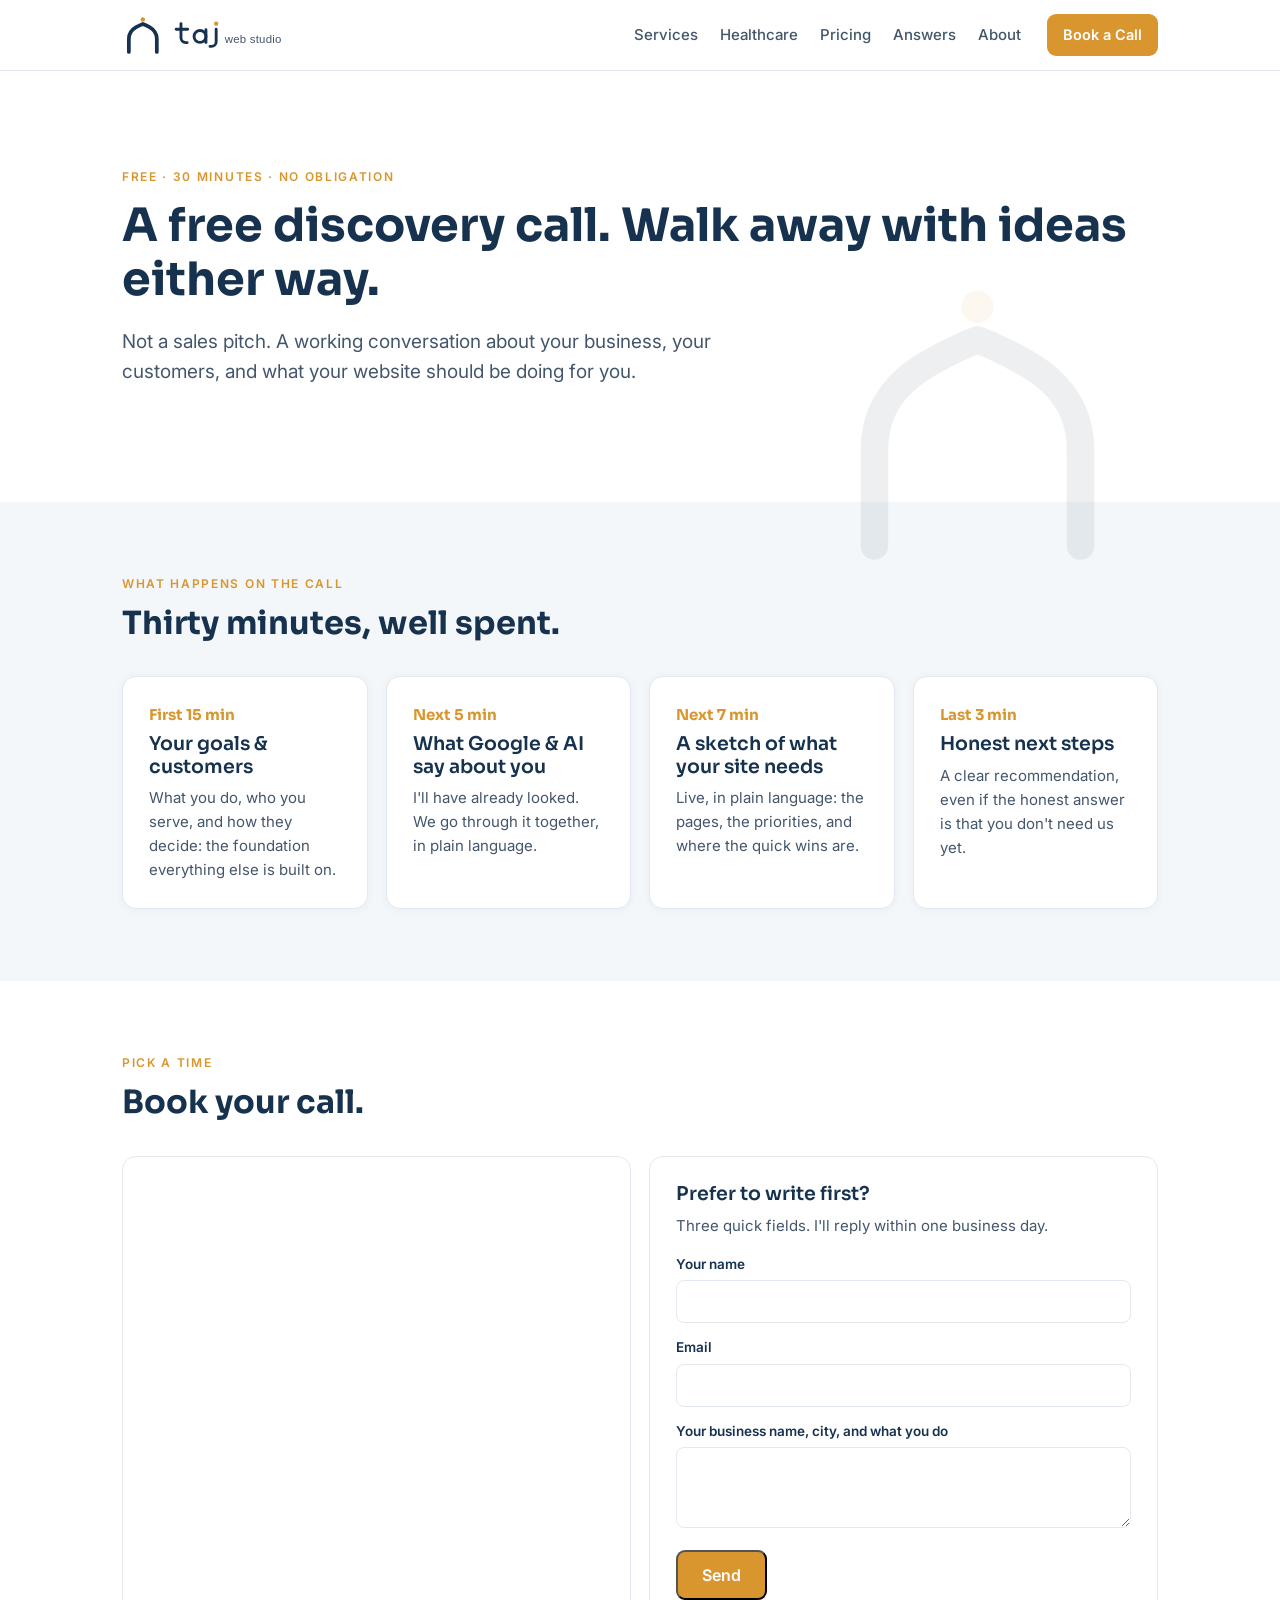
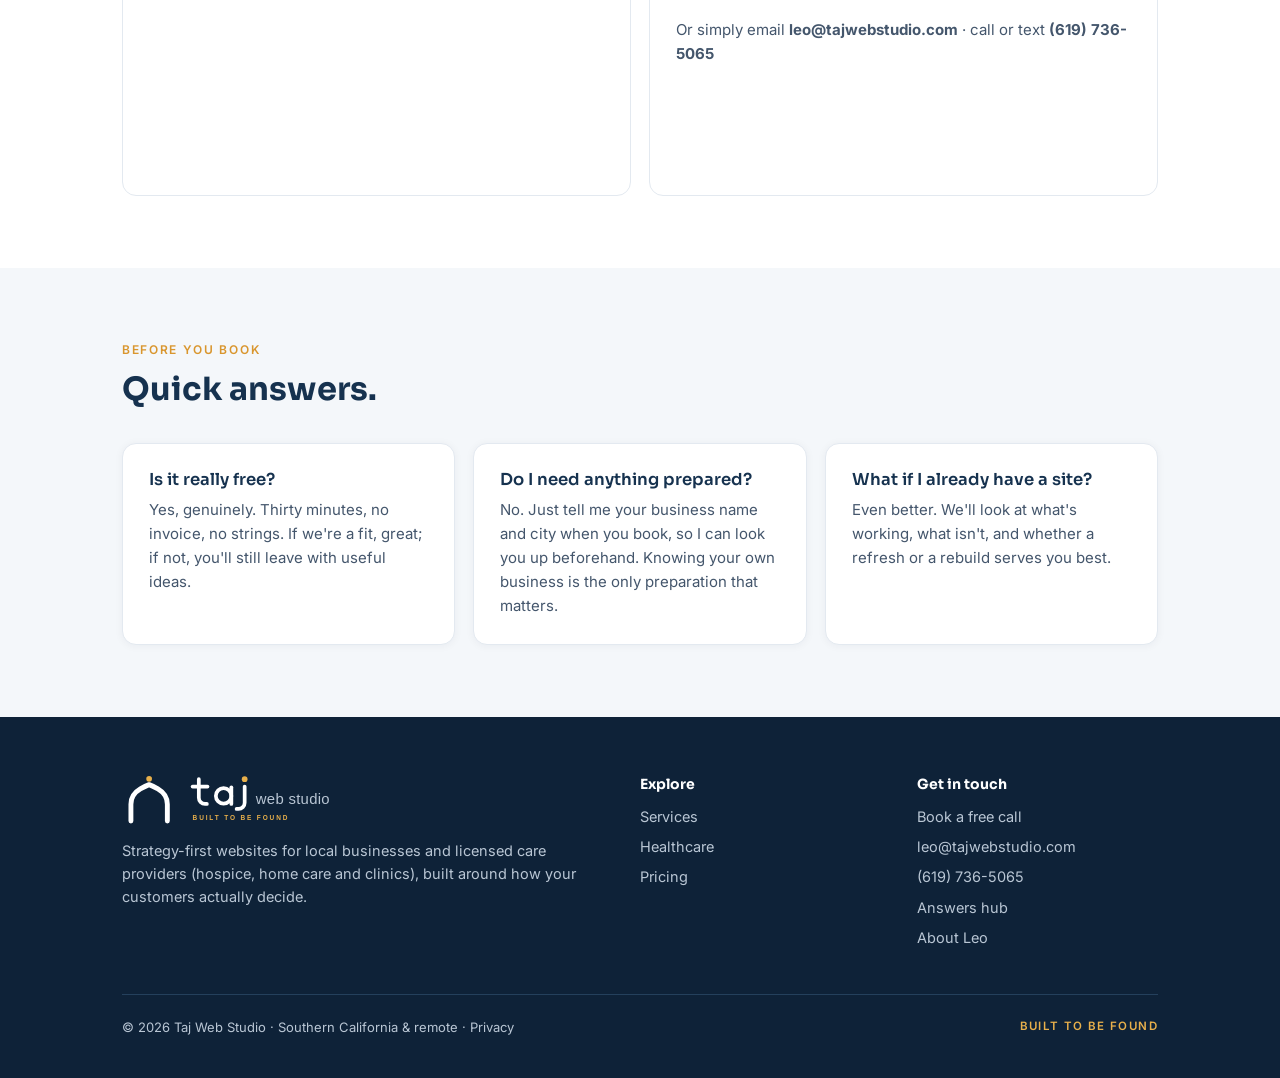
<file: book.html>
<!DOCTYPE html>
<html lang="en">
<head>
<meta charset="UTF-8">
<meta name="viewport" content="width=device-width, initial-scale=1.0">
<title>Book a Free Discovery Call | Taj Web Studio</title>
<meta name="description" content="A free 30-minute discovery call with Taj Web Studio — talk goals and customers, get a sketch of what your site needs, and honest next steps. No pressure, no obligation.">
<link rel="canonical" href="https://tajwebstudio.com/book.html">
<!-- social sharing -->
<meta property="og:type" content="website">
<meta property="og:site_name" content="Taj Web Studio">
<meta property="og:title" content="Book a Free Discovery Call">
<meta property="og:description" content="A free 30-minute discovery call with Taj Web Studio — talk goals and customers, get a sketch of what your site needs, and honest next steps. No pressure, no obligation.">
<meta property="og:url" content="https://tajwebstudio.com/book.html">
<meta property="og:image" content="https://tajwebstudio.com/assets/og-card-2026-09.png">
<meta property="og:image:width" content="1200">
<meta property="og:image:height" content="630">
<meta property="og:image:alt" content="Taj Web Studio — built around how your customers decide">
<meta name="twitter:card" content="summary_large_image">
<meta name="twitter:title" content="Book a Free Discovery Call">
<meta name="twitter:description" content="A free 30-minute discovery call with Taj Web Studio — talk goals and customers, get a sketch of what your site needs, and honest next steps. No pressure, no obligation.">
<meta name="twitter:image" content="https://tajwebstudio.com/assets/og-card-2026-09.png">
<link rel="icon" type="image/svg+xml" href="assets/favicon.svg">
<link rel="preconnect" href="https://fonts.googleapis.com">
<link href="https://fonts.googleapis.com/css2?family=Sora:wght@600;700&family=Inter:wght@400;500;600&display=swap" rel="stylesheet">
<link rel="stylesheet" href="css/styles.css?v=6">
<!-- Google tag (gtag.js) -->
<script async src="https://www.googletagmanager.com/gtag/js?id=G-6H2BL4L3NL"></script>
<script>
  window.dataLayer = window.dataLayer || [];
  function gtag(){dataLayer.push(arguments);}
  gtag('js', new Date());
  gtag('config', 'G-6H2BL4L3NL');
</script>
</head>
<body>

<header>
  <div class="wrap nav">
    <a class="logo" href="index.html"><img src="assets/logo-horizontal-notagline.svg" alt="Taj Web Studio"></a>
    <nav id="site-nav">
      <a href="services.html">Services</a>
      <a href="healthcare.html">Healthcare</a>
      <a href="pricing.html">Pricing</a>
      <a href="answers.html">Answers</a>
      <a href="about.html">About</a>
      <a class="nav-cta" href="book.html">Book a call</a>
    </nav>
    <a class="btn btn-gold" href="book.html">Book a Call</a>
    <button class="menu-btn" type="button" aria-label="Open menu" aria-expanded="false" aria-controls="site-nav"><span></span><span></span><span></span></button>
  </div>
<script>(function(){var b=document.querySelector('.menu-btn'),n=document.getElementById('site-nav');if(!b||!n)return;b.addEventListener('click',function(){var o=n.classList.toggle('open');b.setAttribute('aria-expanded',o?'true':'false');b.setAttribute('aria-label',o?'Close menu':'Open menu');});})();</script>
</header>

<section class="hero">
  <div class="wrap hero-wrap">
    <img class="arch-bg" src="assets/logo-mark.svg" alt="" aria-hidden="true">
    <p class="eyebrow">Free · 30 minutes · no obligation</p>
    <h1>A free discovery call. Walk away with ideas either way.</h1>
    <p class="sub">Not a sales pitch. A working conversation about your business, your customers, and what your
    website should be doing for you.</p>
  </div>
</section>

<section class="mist">
  <div class="wrap">
    <p class="eyebrow">What happens on the call</p>
    <h2>Thirty minutes, well spent.</h2>
    <div class="grid g4">
      <div class="card step"><p class="num">First 15 min</p><h3>Your goals &amp; customers</h3><p>What you do, who you serve, and how they decide: the foundation everything else is built on.</p></div>
      <div class="card step"><p class="num">Next 5 min</p><h3>What Google &amp; AI say about you</h3><p>I'll have already looked. We go through it together, in plain language.</p></div>
      <div class="card step"><p class="num">Next 7 min</p><h3>A sketch of what your site needs</h3><p>Live, in plain language: the pages, the priorities, and where the quick wins are.</p></div>
      <div class="card step"><p class="num">Last 3 min</p><h3>Honest next steps</h3><p>A clear recommendation, even if the honest answer is that you don't need us yet.</p></div>
    </div>
  </div>
</section>

<section>
  <div class="wrap">
    <p class="eyebrow">Pick a time</p>
    <h2>Book your call.</h2>
    <div class="grid g2">
      <div class="calendly-inline-widget" data-url="https://calendly.com/tajwebstudio/30min?hide_gdpr_banner=1&primary_color=D9962E" style="min-width:300px;height:640px;border:1px solid var(--line);border-radius:14px;overflow:hidden"></div>
      <script src="https://assets.calendly.com/assets/external/widget.js" async></script>
      <div class="card">
        <h3>Prefer to write first?</h3>
        <p style="margin-bottom:16px">Three quick fields. I'll reply within one business day.</p>
        <form action="https://api.web3forms.com/submit" method="POST">
          <input type="hidden" name="access_key" value="58987026-cbd9-4a4d-87dc-0c9b7bbbb6bb">
          <input type="hidden" name="subject" value="New enquiry from tajwebstudio.com">
          <input type="hidden" name="from_name" value="Taj Web Studio website">
          <input type="checkbox" name="botcheck" style="display:none" tabindex="-1" autocomplete="off">
          <div class="field"><label for="name">Your name</label><input id="name" name="name" type="text" autocomplete="name" required></div>
          <div class="field"><label for="email">Email</label><input id="email" name="email" type="email" autocomplete="email" required></div>
          <div class="field"><label for="about">Your business name, city, and what you do</label><textarea id="about" name="about" rows="3"></textarea></div>
          <button class="btn btn-gold" type="submit">Send</button>
        </form>
        <p class="fineline">Or simply email <a href="mailto:leo@tajwebstudio.com"><b>leo@tajwebstudio.com</b></a> &middot; call or text <a href="tel:+16197365065"><b>(619) 736-5065</b></a></p>
      </div>
    </div>
  </div>
</section>

<section class="mist qa">
  <div class="wrap">
    <p class="eyebrow">Before you book</p>
    <h2>Quick answers.</h2>
    <div class="grid g3">
      <div class="card"><h3>Is it really free?</h3><p>Yes, genuinely. Thirty minutes, no invoice, no strings. If we're a fit, great; if not, you'll still leave with useful ideas.</p></div>
      <div class="card"><h3>Do I need anything prepared?</h3><p>No. Just tell me your business name and city when you book, so I can look you up beforehand. Knowing your own business is the only preparation that matters.</p></div>
      <div class="card"><h3>What if I already have a site?</h3><p>Even better. We'll look at what's working, what isn't, and whether a refresh or a rebuild serves you best.</p></div>
    </div>
  </div>
</section>

<footer>
  <div class="wrap">
    <div class="cols">
      <div>
        <img src="assets/logo-horizontal-reversed.svg" alt="Taj Web Studio">
        <p>Strategy-first websites for local businesses and licensed care providers (hospice, home care and clinics), built around how your customers actually decide.</p>
      </div>
      <div>
        <h4>Explore</h4>
        <a href="services.html">Services</a>
        <a href="healthcare.html">Healthcare</a>
        <a href="pricing.html">Pricing</a>
      </div>
      <div>
        <h4>Get in touch</h4>
        <a href="book.html">Book a free call</a>
        <a href="mailto:leo@tajwebstudio.com">leo@tajwebstudio.com</a>
        <a href="tel:+16197365065">(619) 736-5065</a>
        <a href="answers.html">Answers hub</a>
        <a href="about.html">About Leo</a>
      </div>
    </div>
    <div class="base">
      <span>© 2026 Taj Web Studio · Southern California & remote · <a href="privacy.html" style="display:inline">Privacy</a></span>
      <span class="tag">BUILT TO BE FOUND</span>
    </div>
  </div>
</footer>

</body>
</html>
</file>
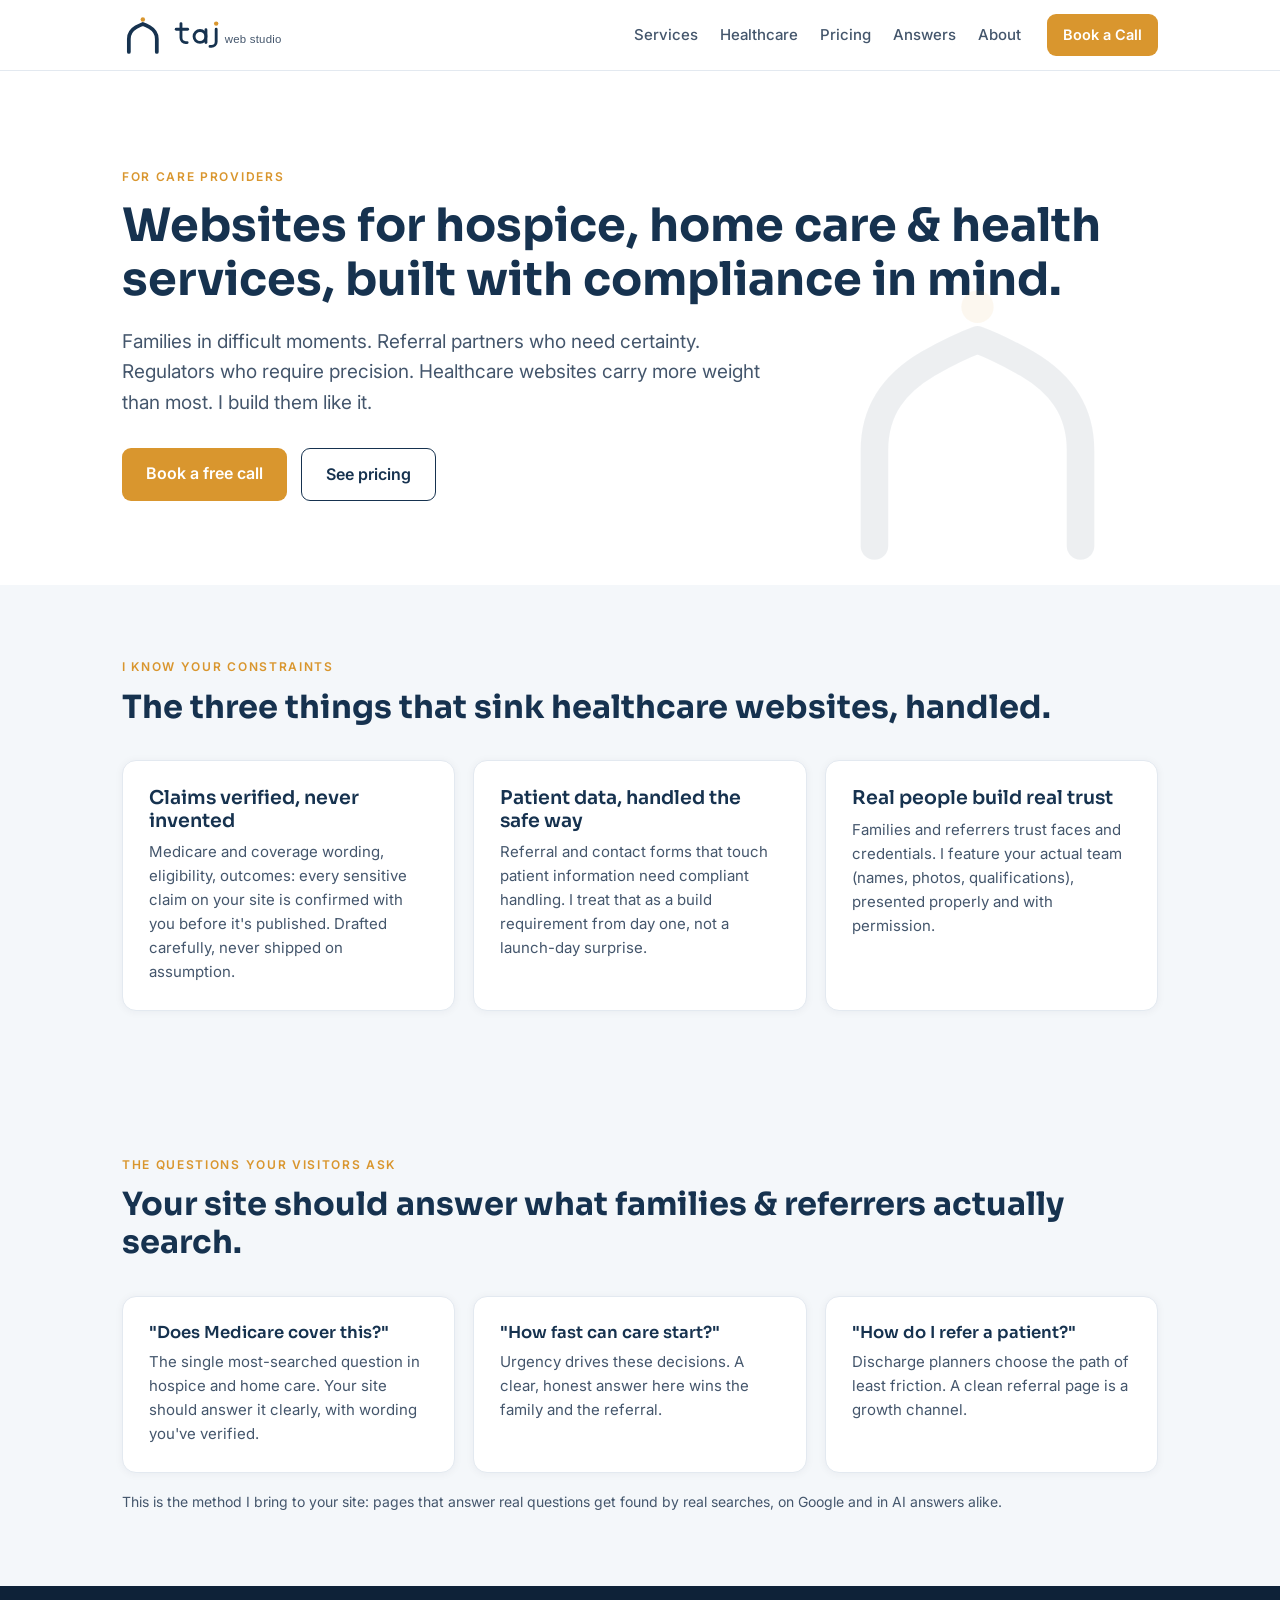
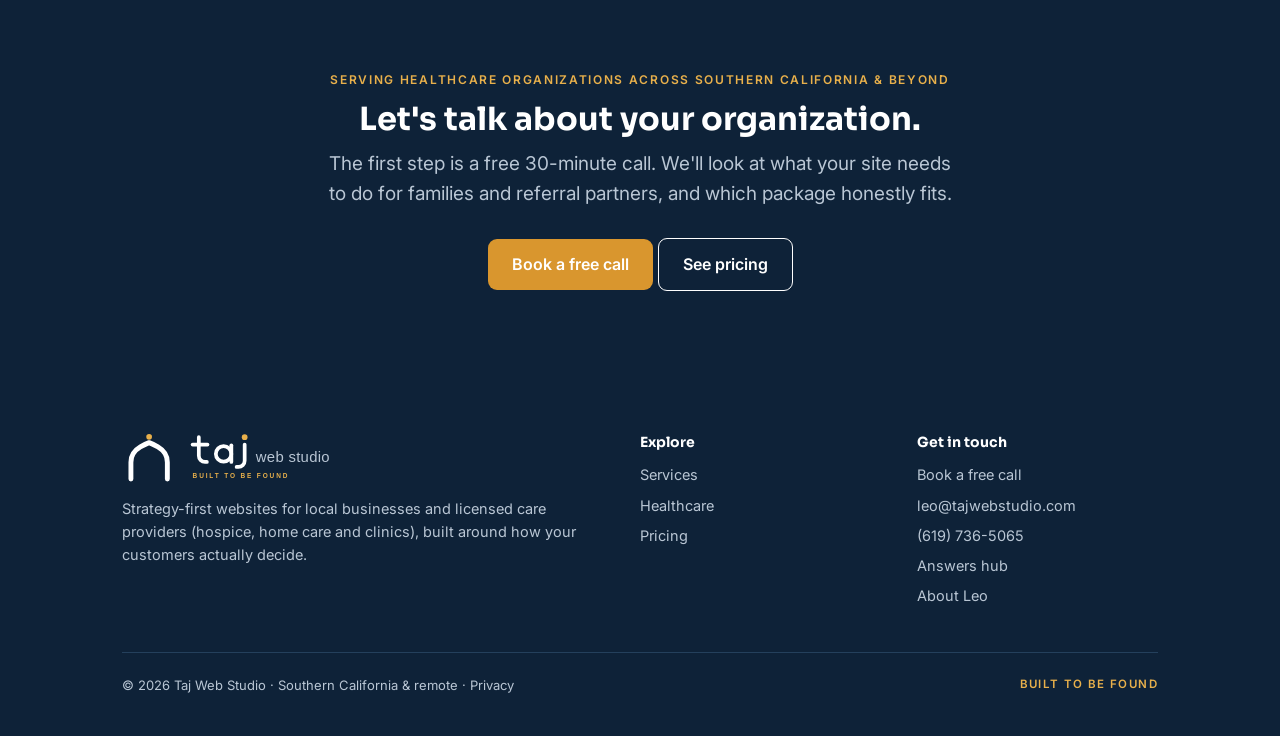
<file: healthcare.html>
<!DOCTYPE html>
<html lang="en">
<head>
<meta charset="UTF-8">
<meta name="viewport" content="width=device-width, initial-scale=1.0">
<title>Healthcare Website Design — Hospice, Home Care & Clinics | Taj Web Studio</title>
<meta name="description" content="Websites for hospice, home care, and health services — built with compliance in mind: verified claims, patient-data-safe forms, and real credentialed teams. By Taj Web Studio.">
<link rel="canonical" href="https://tajwebstudio.com/healthcare.html">
<!-- social sharing -->
<meta property="og:type" content="website">
<meta property="og:site_name" content="Taj Web Studio">
<meta property="og:title" content="Healthcare Website Design — Hospice, Home Care & Clinics">
<meta property="og:description" content="Websites for hospice, home care, and health services — built with compliance in mind: verified claims, patient-data-safe forms, and real credentialed teams. By Taj Web Studio.">
<meta property="og:url" content="https://tajwebstudio.com/healthcare.html">
<meta property="og:image" content="https://tajwebstudio.com/assets/og-card-2026-09.png">
<meta property="og:image:width" content="1200">
<meta property="og:image:height" content="630">
<meta property="og:image:alt" content="Taj Web Studio — built around how your customers decide">
<meta name="twitter:card" content="summary_large_image">
<meta name="twitter:title" content="Healthcare Website Design — Hospice, Home Care & Clinics">
<meta name="twitter:description" content="Websites for hospice, home care, and health services — built with compliance in mind: verified claims, patient-data-safe forms, and real credentialed teams. By Taj Web Studio.">
<meta name="twitter:image" content="https://tajwebstudio.com/assets/og-card-2026-09.png">
<link rel="icon" type="image/svg+xml" href="assets/favicon.svg">
<link rel="preconnect" href="https://fonts.googleapis.com">
<link href="https://fonts.googleapis.com/css2?family=Sora:wght@600;700&family=Inter:wght@400;500;600&display=swap" rel="stylesheet">
<link rel="stylesheet" href="css/styles.css?v=6">
<script type="application/ld+json">
{
  "@context": "https://schema.org",
  "@type": "Service",
  "name": "Healthcare Website Design",
  "provider": {"@type": "ProfessionalService", "name": "Taj Web Studio", "url": "https://tajwebstudio.com"},
  "description": "Compliance-aware website design for hospice, home care, clinics, and health services — verified claims, patient-data-safe forms, and credentialed team presentation.",
  "areaServed": "Southern California and remote (US)"
}
</script>
<!-- Google tag (gtag.js) -->
<script async src="https://www.googletagmanager.com/gtag/js?id=G-6H2BL4L3NL"></script>
<script>
  window.dataLayer = window.dataLayer || [];
  function gtag(){dataLayer.push(arguments);}
  gtag('js', new Date());
  gtag('config', 'G-6H2BL4L3NL');
</script>
</head>
<body>

<header>
  <div class="wrap nav">
    <a class="logo" href="index.html"><img src="assets/logo-horizontal-notagline.svg" alt="Taj Web Studio"></a>
    <nav id="site-nav">
      <a href="services.html">Services</a>
      <a href="healthcare.html">Healthcare</a>
      <a href="pricing.html">Pricing</a>
      <a href="answers.html">Answers</a>
      <a href="about.html">About</a>
      <a class="nav-cta" href="book.html">Book a call</a>
    </nav>
    <a class="btn btn-gold" href="book.html">Book a Call</a>
    <button class="menu-btn" type="button" aria-label="Open menu" aria-expanded="false" aria-controls="site-nav"><span></span><span></span><span></span></button>
  </div>
<script>(function(){var b=document.querySelector('.menu-btn'),n=document.getElementById('site-nav');if(!b||!n)return;b.addEventListener('click',function(){var o=n.classList.toggle('open');b.setAttribute('aria-expanded',o?'true':'false');b.setAttribute('aria-label',o?'Close menu':'Open menu');});})();</script>
</header>

<section class="hero">
  <div class="wrap hero-wrap">
    <img class="arch-bg" src="assets/logo-mark.svg" alt="" aria-hidden="true">
    <p class="eyebrow">For care providers</p>
    <h1>Websites for hospice, home care &amp; health services, built with compliance in mind.</h1>
    <p class="sub">Families in difficult moments. Referral partners who need certainty. Regulators who require
    precision. Healthcare websites carry more weight than most. I build them like it.</p>
    <div class="actions">
      <a class="btn btn-gold" href="book.html">Book a free call</a>
      <a class="btn btn-ghost" href="pricing.html">See pricing</a>
    </div>
  </div>
</section>

<section class="mist">
  <div class="wrap">
    <p class="eyebrow">I know your constraints</p>
    <h2>The three things that sink healthcare websites, handled.</h2>
    <div class="grid g3">
      <div class="card">
        <h3>Claims verified, never invented</h3>
        <p>Medicare and coverage wording, eligibility, outcomes: every sensitive claim on your site is confirmed
        with you before it's published. Drafted carefully, never shipped on assumption.</p>
      </div>
      <div class="card">
        <h3>Patient data, handled the safe way</h3>
        <p>Referral and contact forms that touch patient information need compliant handling. I treat that as a
        build requirement from day one, not a launch-day surprise.</p>
      </div>
      <div class="card">
        <h3>Real people build real trust</h3>
        <p>Families and referrers trust faces and credentials. I feature your actual team (names, photos, qualifications), presented properly and with permission.</p>
      </div>
    </div>
  </div>
</section>

<section class="mist qa">
  <div class="wrap">
    <p class="eyebrow">The questions your visitors ask</p>
    <h2>Your site should answer what families &amp; referrers actually search.</h2>
    <div class="grid g3">
      <div class="card"><h3>"Does Medicare cover this?"</h3><p>The single most-searched question in hospice and home care. Your site should answer it clearly, with wording you've verified.</p></div>
      <div class="card"><h3>"How fast can care start?"</h3><p>Urgency drives these decisions. A clear, honest answer here wins the family and the referral.</p></div>
      <div class="card"><h3>"How do I refer a patient?"</h3><p>Discharge planners choose the path of least friction. A clean referral page is a growth channel.</p></div>
    </div>
    <p class="fineline">This is the method I bring to your site: pages that answer real questions get found by
    real searches, on Google and in AI answers alike.</p>
  </div>
</section>

<section class="dark cta-band">
  <div class="wrap">
    <p class="eyebrow">Serving healthcare organizations across Southern California &amp; beyond</p>
    <h2>Let's talk about your organization.</h2>
    <p class="sub">The first step is a free 30-minute call. We'll look at what your site needs to do for families
    and referral partners, and which package honestly fits.</p>
    <a class="btn btn-gold" href="book.html">Book a free call</a>
    <a class="btn btn-ghost" href="pricing.html">See pricing</a>
  </div>
</section>

<footer>
  <div class="wrap">
    <div class="cols">
      <div>
        <img src="assets/logo-horizontal-reversed.svg" alt="Taj Web Studio">
        <p>Strategy-first websites for local businesses and licensed care providers (hospice, home care and clinics), built around how your customers actually decide.</p>
      </div>
      <div>
        <h4>Explore</h4>
        <a href="services.html">Services</a>
        <a href="healthcare.html">Healthcare</a>
        <a href="pricing.html">Pricing</a>
      </div>
      <div>
        <h4>Get in touch</h4>
        <a href="book.html">Book a free call</a>
        <a href="mailto:leo@tajwebstudio.com">leo@tajwebstudio.com</a>
        <a href="tel:+16197365065">(619) 736-5065</a>
        <a href="answers.html">Answers hub</a>
        <a href="about.html">About Leo</a>
      </div>
    </div>
    <div class="base">
      <span>© 2026 Taj Web Studio · Southern California & remote · <a href="privacy.html" style="display:inline">Privacy</a></span>
      <span class="tag">BUILT TO BE FOUND</span>
    </div>
  </div>
</footer>

</body>
</html>
</file>
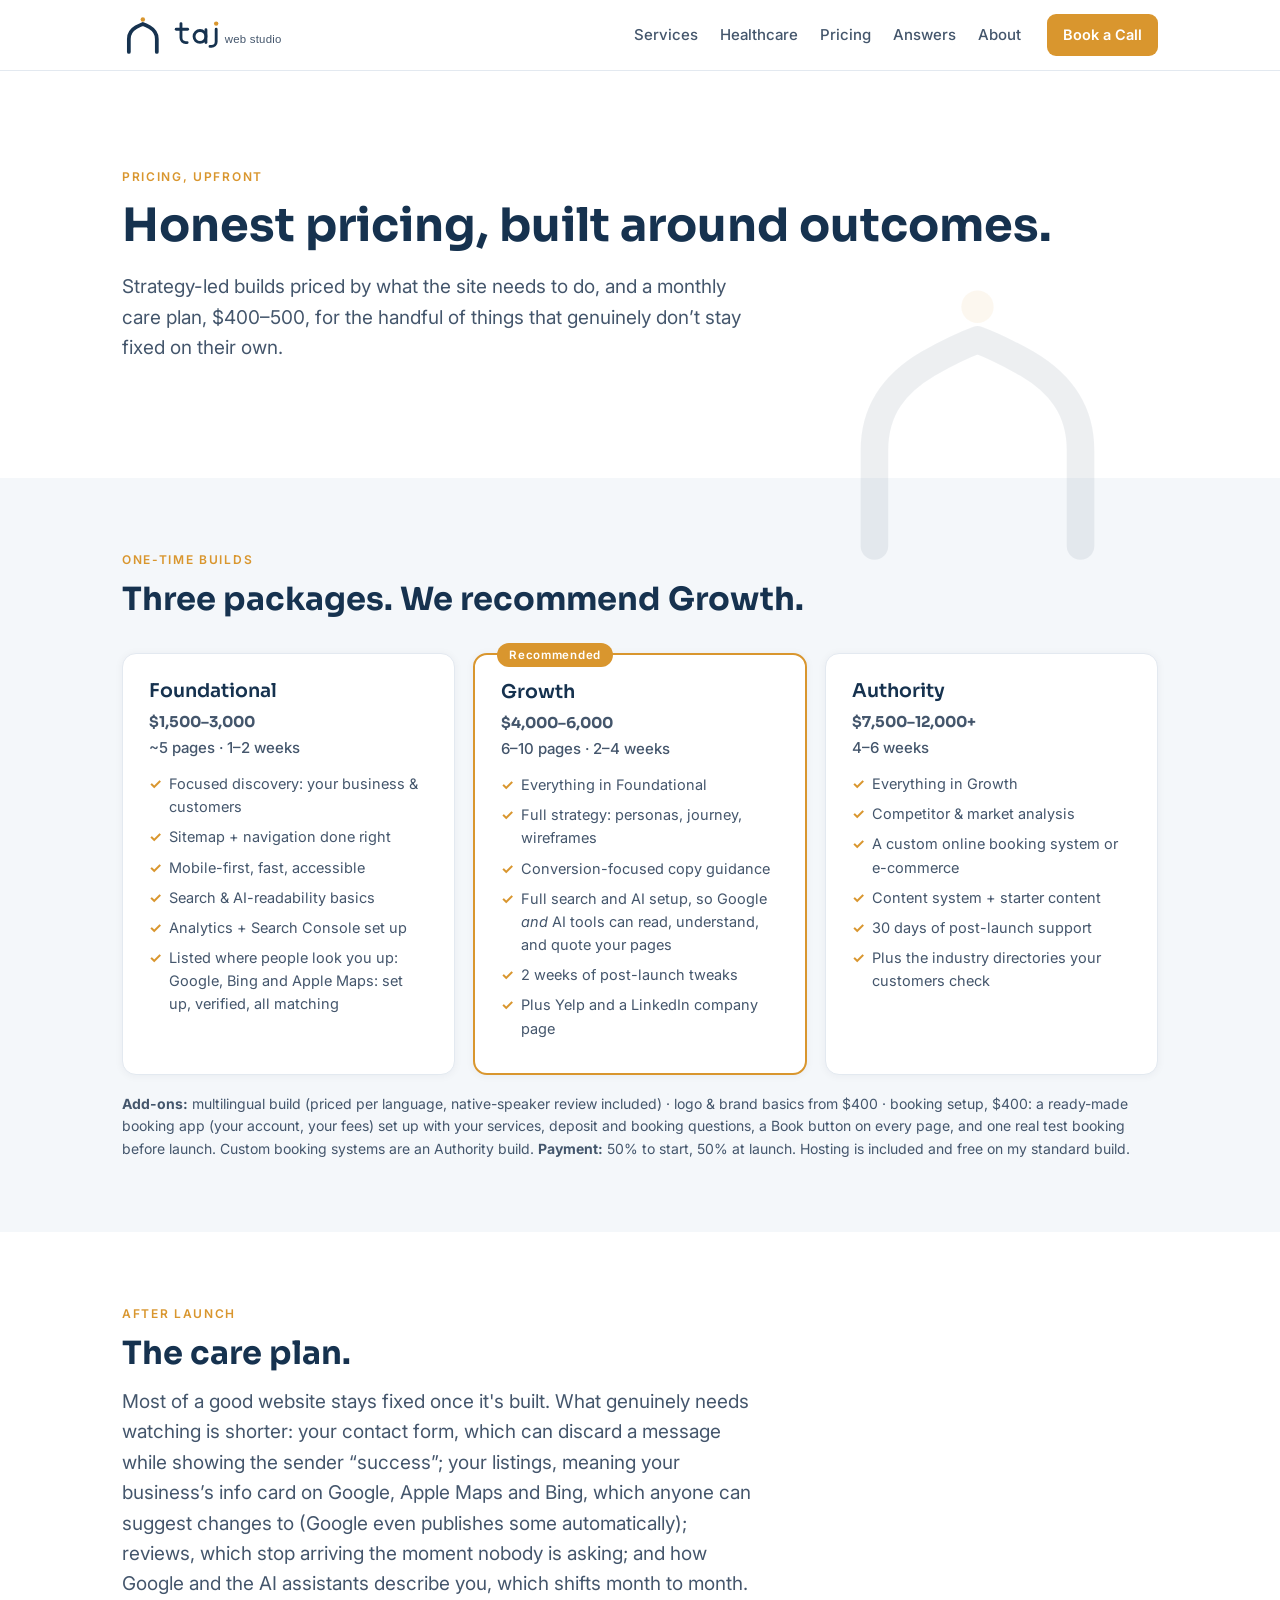
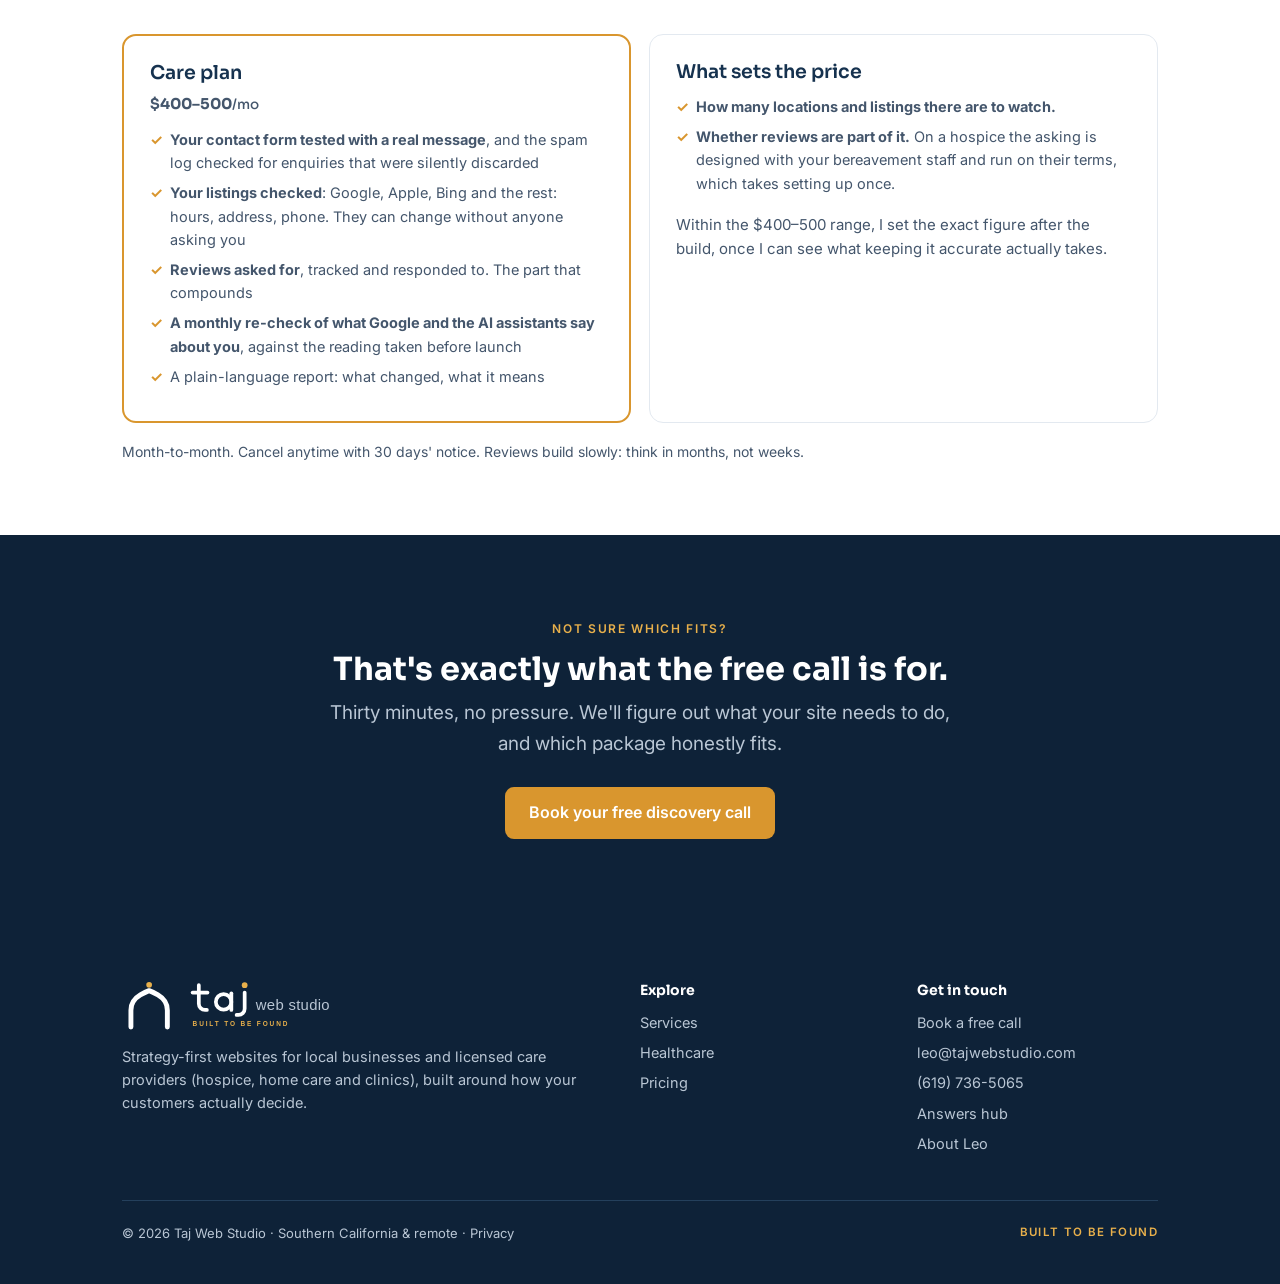
<file: pricing.html>
<!DOCTYPE html>
<html lang="en">
<head>
<meta charset="UTF-8">
<meta name="viewport" content="width=device-width, initial-scale=1.0">
<title>Website Pricing — Honest Numbers | Taj Web Studio</title>
<meta name="description" content="Transparent website pricing: builds from $1,500; our recommended Growth package is $4,000–$6,000. Monthly care plans ($400–500) that watch your contact form, listings and reviews. See packages and plans.">
<link rel="canonical" href="https://tajwebstudio.com/pricing.html">
<!-- social sharing -->
<meta property="og:type" content="website">
<meta property="og:site_name" content="Taj Web Studio">
<meta property="og:title" content="Website Pricing — Honest Numbers">
<meta property="og:description" content="Transparent website pricing: builds from $1,500; our recommended Growth package is $4,000–$6,000. Monthly care plans ($400–500) that watch your contact form, listings and reviews. See packages and plans.">
<meta property="og:url" content="https://tajwebstudio.com/pricing.html">
<meta property="og:image" content="https://tajwebstudio.com/assets/og-card-2026-09.png">
<meta property="og:image:width" content="1200">
<meta property="og:image:height" content="630">
<meta property="og:image:alt" content="Taj Web Studio — built around how your customers decide">
<meta name="twitter:card" content="summary_large_image">
<meta name="twitter:title" content="Website Pricing — Honest Numbers">
<meta name="twitter:description" content="Transparent website pricing: builds from $1,500; our recommended Growth package is $4,000–$6,000. Monthly care plans ($400–500) that watch your contact form, listings and reviews. See packages and plans.">
<meta name="twitter:image" content="https://tajwebstudio.com/assets/og-card-2026-09.png">
<link rel="icon" type="image/svg+xml" href="assets/favicon.svg">
<link rel="preconnect" href="https://fonts.googleapis.com">
<link href="https://fonts.googleapis.com/css2?family=Sora:wght@600;700&family=Inter:wght@400;500;600&display=swap" rel="stylesheet">
<link rel="stylesheet" href="css/styles.css?v=6">
<!-- Google tag (gtag.js) -->
<script async src="https://www.googletagmanager.com/gtag/js?id=G-6H2BL4L3NL"></script>
<script>
  window.dataLayer = window.dataLayer || [];
  function gtag(){dataLayer.push(arguments);}
  gtag('js', new Date());
  gtag('config', 'G-6H2BL4L3NL');
</script>
</head>
<body>

<header>
  <div class="wrap nav">
    <a class="logo" href="index.html"><img src="assets/logo-horizontal-notagline.svg" alt="Taj Web Studio"></a>
    <nav id="site-nav">
      <a href="services.html">Services</a>
      <a href="healthcare.html">Healthcare</a>
      <a href="pricing.html">Pricing</a>
      <a href="answers.html">Answers</a>
      <a href="about.html">About</a>
      <a class="nav-cta" href="book.html">Book a call</a>
    </nav>
    <a class="btn btn-gold" href="book.html">Book a Call</a>
    <button class="menu-btn" type="button" aria-label="Open menu" aria-expanded="false" aria-controls="site-nav"><span></span><span></span><span></span></button>
  </div>
<script>(function(){var b=document.querySelector('.menu-btn'),n=document.getElementById('site-nav');if(!b||!n)return;b.addEventListener('click',function(){var o=n.classList.toggle('open');b.setAttribute('aria-expanded',o?'true':'false');b.setAttribute('aria-label',o?'Close menu':'Open menu');});})();</script>
</header>

<section class="hero">
  <div class="wrap hero-wrap">
    <img class="arch-bg" src="assets/logo-mark.svg" alt="" aria-hidden="true">
    <p class="eyebrow">Pricing, upfront</p>
    <h1>Honest pricing, built around outcomes.</h1>
    <p class="sub">Strategy-led builds priced by what the site needs to do, and a monthly care plan,
    $400&ndash;500, for the handful of things that genuinely don&rsquo;t stay fixed on their own.</p>
  </div>
</section>

<section class="mist">
  <div class="wrap">
    <p class="eyebrow">One-time builds</p>
    <h2>Three packages. We recommend Growth.</h2>
    <div class="grid g3">
      <div class="card">
        <h3>Foundational</h3>
        <p class="price">$1,500–3,000</p>
        <p class="per">~5 pages · 1–2 weeks</p>
        <ul>
          <li>Focused discovery: your business &amp; customers</li>
          <li>Sitemap + navigation done right</li>
          <li>Mobile-first, fast, accessible</li>
          <li>Search &amp; AI-readability basics</li>
          <li>Analytics + Search Console set up</li>
          <li>Listed where people look you up: Google, Bing and Apple Maps: set up, verified, all matching</li>
        </ul>
      </div>
      <div class="card feat">
        <span class="badge">Recommended</span>
        <h3>Growth</h3>
        <p class="price">$4,000–6,000</p>
        <p class="per">6–10 pages · 2–4 weeks</p>
        <ul>
          <li>Everything in Foundational</li>
          <li>Full strategy: personas, journey, wireframes</li>
          <li>Conversion-focused copy guidance</li>
          <li>Full search and AI setup, so Google <em>and</em> AI tools can read, understand, and quote your pages</li>
          <li>2 weeks of post-launch tweaks</li>
          <li>Plus Yelp and a LinkedIn company page</li>
        </ul>
      </div>
      <div class="card">
        <h3>Authority</h3>
        <p class="price">$7,500–12,000+</p>
        <p class="per">4–6 weeks</p>
        <ul>
          <li>Everything in Growth</li>
          <li>Competitor &amp; market analysis</li>
          <li>A custom online booking system or e-commerce</li>
          <li>Content system + starter content</li>
          <li>30 days of post-launch support</li>
          <li>Plus the industry directories your customers check</li>
        </ul>
      </div>
    </div>
    <p class="fineline"><b>Add-ons:</b> multilingual build (priced per language, native-speaker review included) ·
    logo &amp; brand basics from $400 · booking setup, $400: a ready-made booking app (your account, your fees) set up with your services, deposit and booking questions, a Book button on every page, and one real test booking before launch. Custom booking systems are an Authority build. <b>Payment:</b> 50% to start, 50% at launch. Hosting is included and free
    on my standard build.</p>
  </div>
</section>

<section>
  <div class="wrap">
    <p class="eyebrow">After launch</p>
    <h2>The care plan.</h2>
    <p class="sub">Most of a good website stays fixed once it's built. What genuinely needs watching is shorter:
    your contact form, which can discard a message while showing the sender &ldquo;success&rdquo;; your listings, meaning your business&rsquo;s info card on Google, Apple Maps and Bing, which anyone can suggest changes to (Google even publishes some automatically); reviews, which stop arriving the moment nobody is asking;
    and how Google and the AI assistants describe you, which shifts month to month.</p>
    <div class="grid g2">
      <div class="card feat">
        <h3>Care plan</h3>
        <p class="price">$400–500<span class="per">/mo</span></p>
        <ul>
          <li><b>Your contact form tested with a real message</b>, and the spam log checked for enquiries that were silently discarded</li>
          <li><b>Your listings checked</b>: Google, Apple, Bing and the rest: hours, address, phone. They can change without anyone asking you</li>
          <li><b>Reviews asked for</b>, tracked and responded to. The part that compounds</li>
          <li><b>A monthly re-check of what Google and the AI assistants say about you</b>, against the reading taken before launch</li>
          <li>A plain-language report: what changed, what it means</li>
        </ul>
      </div>
      <div class="card">
        <h3>What sets the price</h3>
        <ul>
          <li><strong>How many locations and listings there are to watch.</strong></li>
          <li><strong>Whether reviews are part of it.</strong> On a hospice the asking is designed with your
          bereavement staff and run on their terms, which takes setting up once.</li>
        </ul>
        <p class="fineline">Within the $400–500 range, I set the exact figure after the build, once I can see what keeping it accurate actually takes.</p>
      </div>
    </div>
    <p class="fineline">Month-to-month. Cancel anytime with 30 days' notice. Reviews build slowly: think in months, not weeks.</p>
  </div>
</section>

<section class="dark cta-band">
  <div class="wrap">
    <p class="eyebrow">Not sure which fits?</p>
    <h2>That's exactly what the free call is for.</h2>
    <p class="sub">Thirty minutes, no pressure. We'll figure out what your site needs to do, and which package honestly fits.</p>
    <a class="btn btn-gold" href="book.html">Book your free discovery call</a>
  </div>
</section>

<footer>
  <div class="wrap">
    <div class="cols">
      <div>
        <img src="assets/logo-horizontal-reversed.svg" alt="Taj Web Studio">
        <p>Strategy-first websites for local businesses and licensed care providers (hospice, home care and clinics), built around how your customers actually decide.</p>
      </div>
      <div>
        <h4>Explore</h4>
        <a href="services.html">Services</a>
        <a href="healthcare.html">Healthcare</a>
        <a href="pricing.html">Pricing</a>
      </div>
      <div>
        <h4>Get in touch</h4>
        <a href="book.html">Book a free call</a>
        <a href="mailto:leo@tajwebstudio.com">leo@tajwebstudio.com</a>
        <a href="tel:+16197365065">(619) 736-5065</a>
        <a href="answers.html">Answers hub</a>
        <a href="about.html">About Leo</a>
      </div>
    </div>
    <div class="base">
      <span>© 2026 Taj Web Studio · Southern California & remote · <a href="privacy.html" style="display:inline">Privacy</a></span>
      <span class="tag">BUILT TO BE FOUND</span>
    </div>
  </div>
</footer>

</body>
</html>
</file>
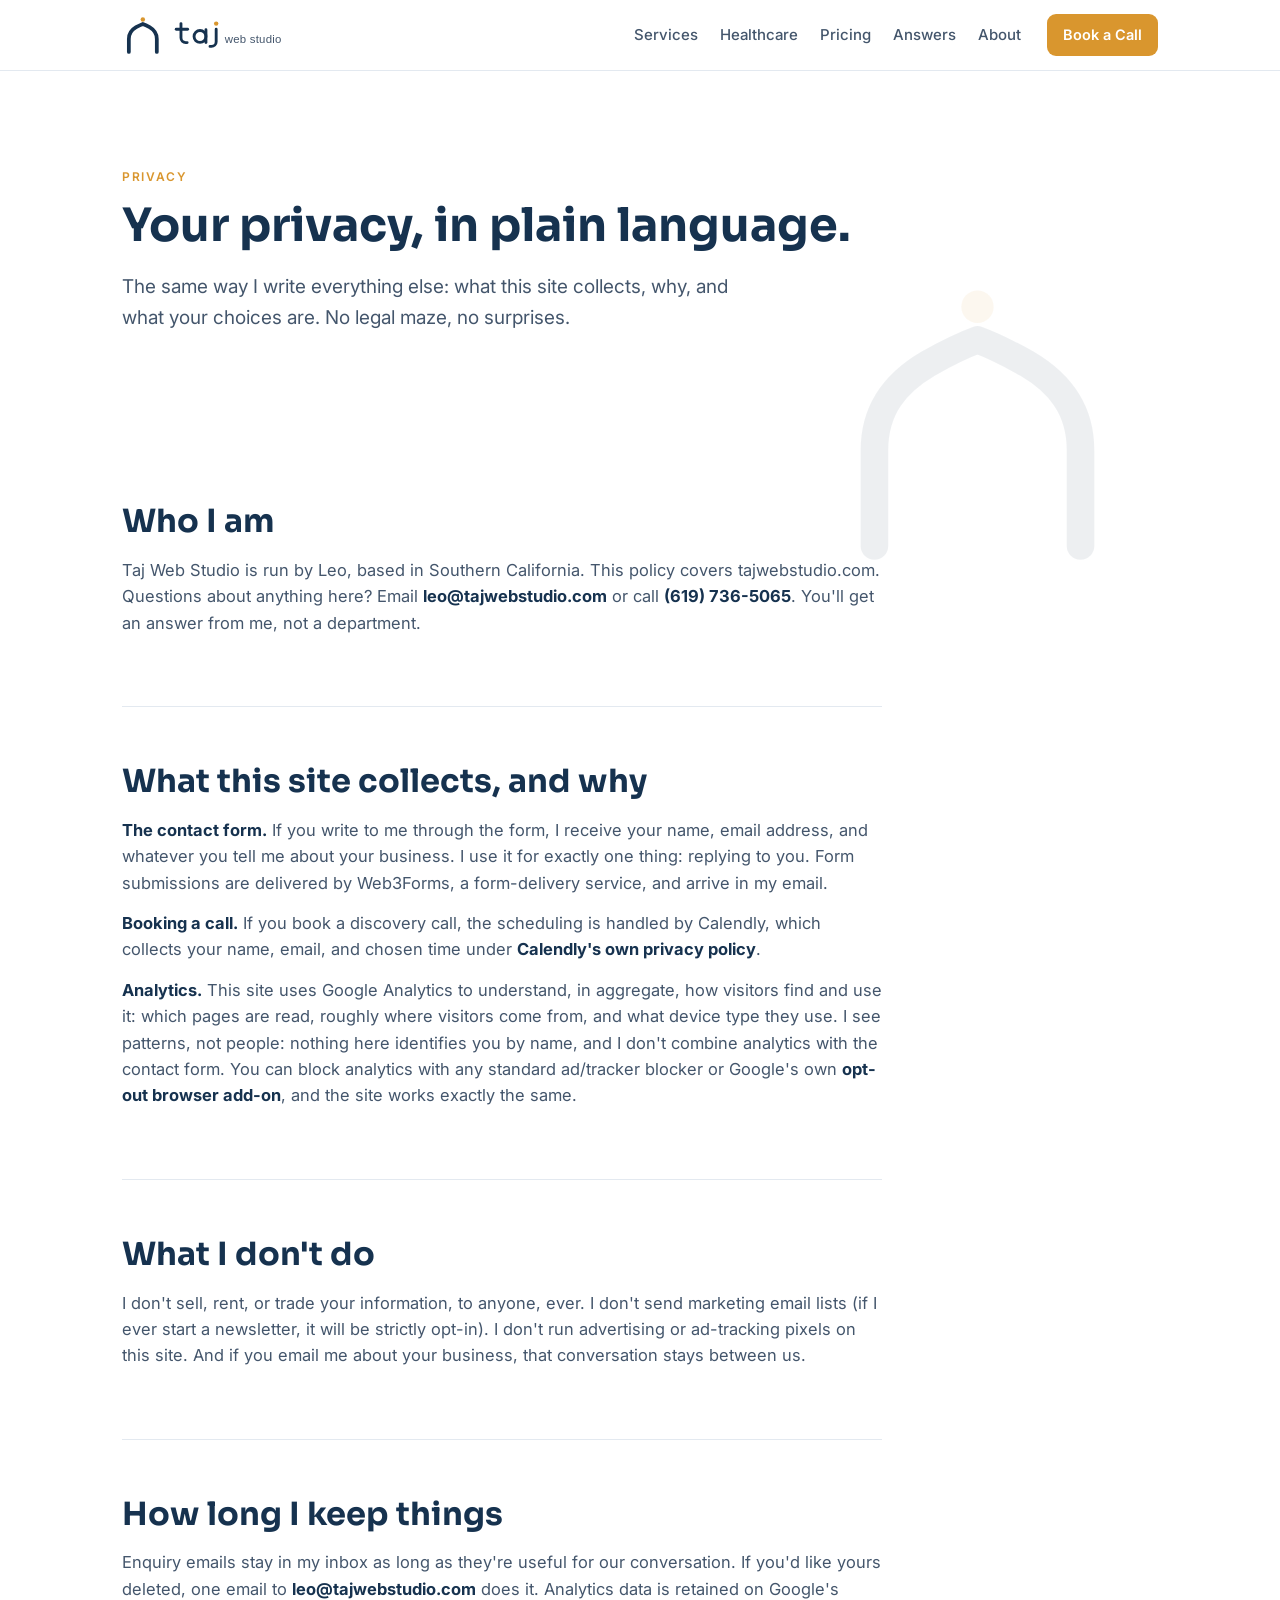
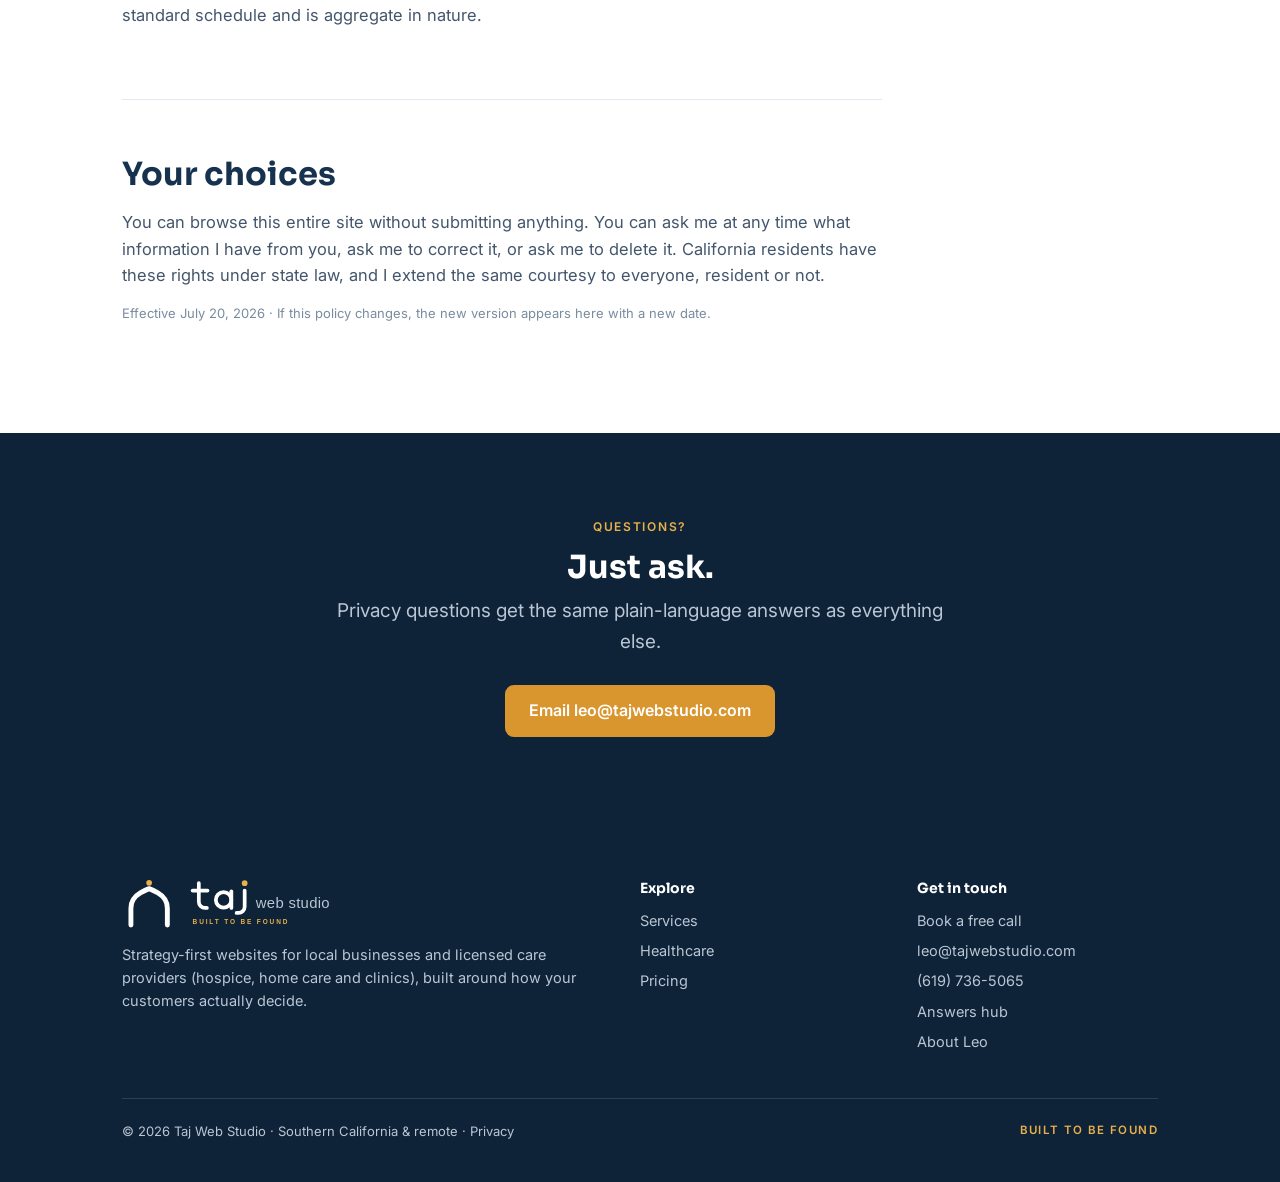
<file: privacy.html>
<!DOCTYPE html>
<html lang="en">
<head>
<meta charset="UTF-8">
<meta name="viewport" content="width=device-width, initial-scale=1.0">
<title>Privacy Policy | Taj Web Studio</title>
<meta name="description" content="Taj Web Studio's privacy policy in plain language: what this site collects, why, and your choices. No data selling, no surprises.">
<link rel="canonical" href="https://tajwebstudio.com/privacy.html">
<!-- social sharing -->
<meta property="og:type" content="website">
<meta property="og:site_name" content="Taj Web Studio">
<meta property="og:title" content="Privacy Policy">
<meta property="og:description" content="Taj Web Studio's privacy policy in plain language: what this site collects, why, and your choices. No data selling, no surprises.">
<meta property="og:url" content="https://tajwebstudio.com/privacy.html">
<meta property="og:image" content="https://tajwebstudio.com/assets/og-card-2026-09.png">
<meta property="og:image:width" content="1200">
<meta property="og:image:height" content="630">
<meta property="og:image:alt" content="Taj Web Studio — built around how your customers decide">
<meta name="twitter:card" content="summary_large_image">
<meta name="twitter:title" content="Privacy Policy">
<meta name="twitter:description" content="Taj Web Studio's privacy policy in plain language: what this site collects, why, and your choices. No data selling, no surprises.">
<meta name="twitter:image" content="https://tajwebstudio.com/assets/og-card-2026-09.png">
<link rel="icon" type="image/svg+xml" href="assets/favicon.svg">
<link rel="preconnect" href="https://fonts.googleapis.com">
<link href="https://fonts.googleapis.com/css2?family=Sora:wght@600;700&family=Inter:wght@400;500;600&display=swap" rel="stylesheet">
<link rel="stylesheet" href="css/styles.css?v=6">
<!-- Google tag (gtag.js) -->
<script async src="https://www.googletagmanager.com/gtag/js?id=G-6H2BL4L3NL"></script>
<script>
  window.dataLayer = window.dataLayer || [];
  function gtag(){dataLayer.push(arguments);}
  gtag('js', new Date());
  gtag('config', 'G-6H2BL4L3NL');
</script>
</head>
<body>

<header>
  <div class="wrap nav">
    <a class="logo" href="index.html"><img src="assets/logo-horizontal-notagline.svg" alt="Taj Web Studio"></a>
    <nav id="site-nav">
      <a href="services.html">Services</a>
      <a href="healthcare.html">Healthcare</a>
      <a href="pricing.html">Pricing</a>
      <a href="answers.html">Answers</a>
      <a href="about.html">About</a>
      <a class="nav-cta" href="book.html">Book a call</a>
    </nav>
    <a class="btn btn-gold" href="book.html">Book a Call</a>
    <button class="menu-btn" type="button" aria-label="Open menu" aria-expanded="false" aria-controls="site-nav"><span></span><span></span><span></span></button>
  </div>
<script>(function(){var b=document.querySelector('.menu-btn'),n=document.getElementById('site-nav');if(!b||!n)return;b.addEventListener('click',function(){var o=n.classList.toggle('open');b.setAttribute('aria-expanded',o?'true':'false');b.setAttribute('aria-label',o?'Close menu':'Open menu');});})();</script>
</header>

<section class="hero">
  <div class="wrap hero-wrap">
    <img class="arch-bg" src="assets/logo-mark.svg" alt="" aria-hidden="true">
    <p class="eyebrow">Privacy</p>
    <h1>Your privacy, in plain language.</h1>
    <p class="sub">The same way I write everything else: what this site collects, why, and what your choices are.
    No legal maze, no surprises.</p>
  </div>
</section>

<div class="wrap">

  <article>
    <h2>Who I am</h2>
    <p>Taj Web Studio is run by Leo, based in Southern California. This policy covers tajwebstudio.com. Questions
    about anything here? Email <a href="mailto:leo@tajwebstudio.com"><strong>leo@tajwebstudio.com</strong></a> or
    call <a href="tel:+16197365065"><strong>(619) 736-5065</strong></a>. You'll get an answer from me, not a
    department.</p>
  </article>

  <article>
    <h2>What this site collects, and why</h2>
    <p><strong>The contact form.</strong> If you write to me through the form, I receive your name, email address,
    and whatever you tell me about your business. I use it for exactly one thing: replying to you. Form
    submissions are delivered by Web3Forms, a form-delivery service, and arrive in my email.</p>
    <p><strong>Booking a call.</strong> If you book a discovery call, the scheduling is handled by Calendly, which
    collects your name, email, and chosen time under
    <a href="https://calendly.com/privacy" rel="noopener"><strong>Calendly's own privacy policy</strong></a>.</p>
    <p><strong>Analytics.</strong> This site uses Google Analytics to understand, in aggregate, how visitors find
    and use it: which pages are read, roughly where visitors come from, and what device type they use. I see
    patterns, not people: nothing here identifies you by name, and I don't combine analytics with the contact
    form. You can block analytics with any standard ad/tracker blocker or Google's own
    <a href="https://tools.google.com/dlpage/gaoptout" rel="noopener"><strong>opt-out browser add-on</strong></a>,
    and the site works exactly the same.</p>
  </article>

  <article>
    <h2>What I don't do</h2>
    <p>I don't sell, rent, or trade your information, to anyone, ever. I don't send marketing email lists (if I
    ever start a newsletter, it will be strictly opt-in). I don't run advertising or ad-tracking pixels on this
    site. And if you email me about your business, that conversation stays between us.</p>
  </article>

  <article>
    <h2>How long I keep things</h2>
    <p>Enquiry emails stay in my inbox as long as they're useful for our conversation. If you'd like yours
    deleted, one email to <a href="mailto:leo@tajwebstudio.com"><strong>leo@tajwebstudio.com</strong></a> does it.
    Analytics data is retained on Google's standard schedule and is aggregate in nature.</p>
  </article>

  <article>
    <h2>Your choices</h2>
    <p>You can browse this entire site without submitting anything. You can ask me at any time what information I
    have from you, ask me to correct it, or ask me to delete it. California residents have these rights under
    state law, and I extend the same courtesy to everyone, resident or not.</p>
    <p class="answer-date">Effective July 20, 2026 · If this policy changes, the new version appears here with a
    new date.</p>
  </article>

</div>

<section class="dark cta-band" style="margin-top:40px">
  <div class="wrap">
    <p class="eyebrow">Questions?</p>
    <h2>Just ask.</h2>
    <p class="sub">Privacy questions get the same plain-language answers as everything else.</p>
    <a class="btn btn-gold" href="mailto:leo@tajwebstudio.com">Email leo@tajwebstudio.com</a>
  </div>
</section>

<footer>
  <div class="wrap">
    <div class="cols">
      <div>
        <img src="assets/logo-horizontal-reversed.svg" alt="Taj Web Studio">
        <p>Strategy-first websites for local businesses and licensed care providers (hospice, home care and clinics), built around how your customers actually decide.</p>
      </div>
      <div>
        <h4>Explore</h4>
        <a href="services.html">Services</a>
        <a href="healthcare.html">Healthcare</a>
        <a href="pricing.html">Pricing</a>
      </div>
      <div>
        <h4>Get in touch</h4>
        <a href="book.html">Book a free call</a>
        <a href="mailto:leo@tajwebstudio.com">leo@tajwebstudio.com</a>
        <a href="tel:+16197365065">(619) 736-5065</a>
        <a href="answers.html">Answers hub</a>
        <a href="about.html">About Leo</a>
      </div>
    </div>
    <div class="base">
      <span>© 2026 Taj Web Studio · Southern California & remote · <a href="privacy.html" style="display:inline">Privacy</a></span>
      <span class="tag">BUILT TO BE FOUND</span>
    </div>
  </div>
</footer>

</body>
</html>
</file>
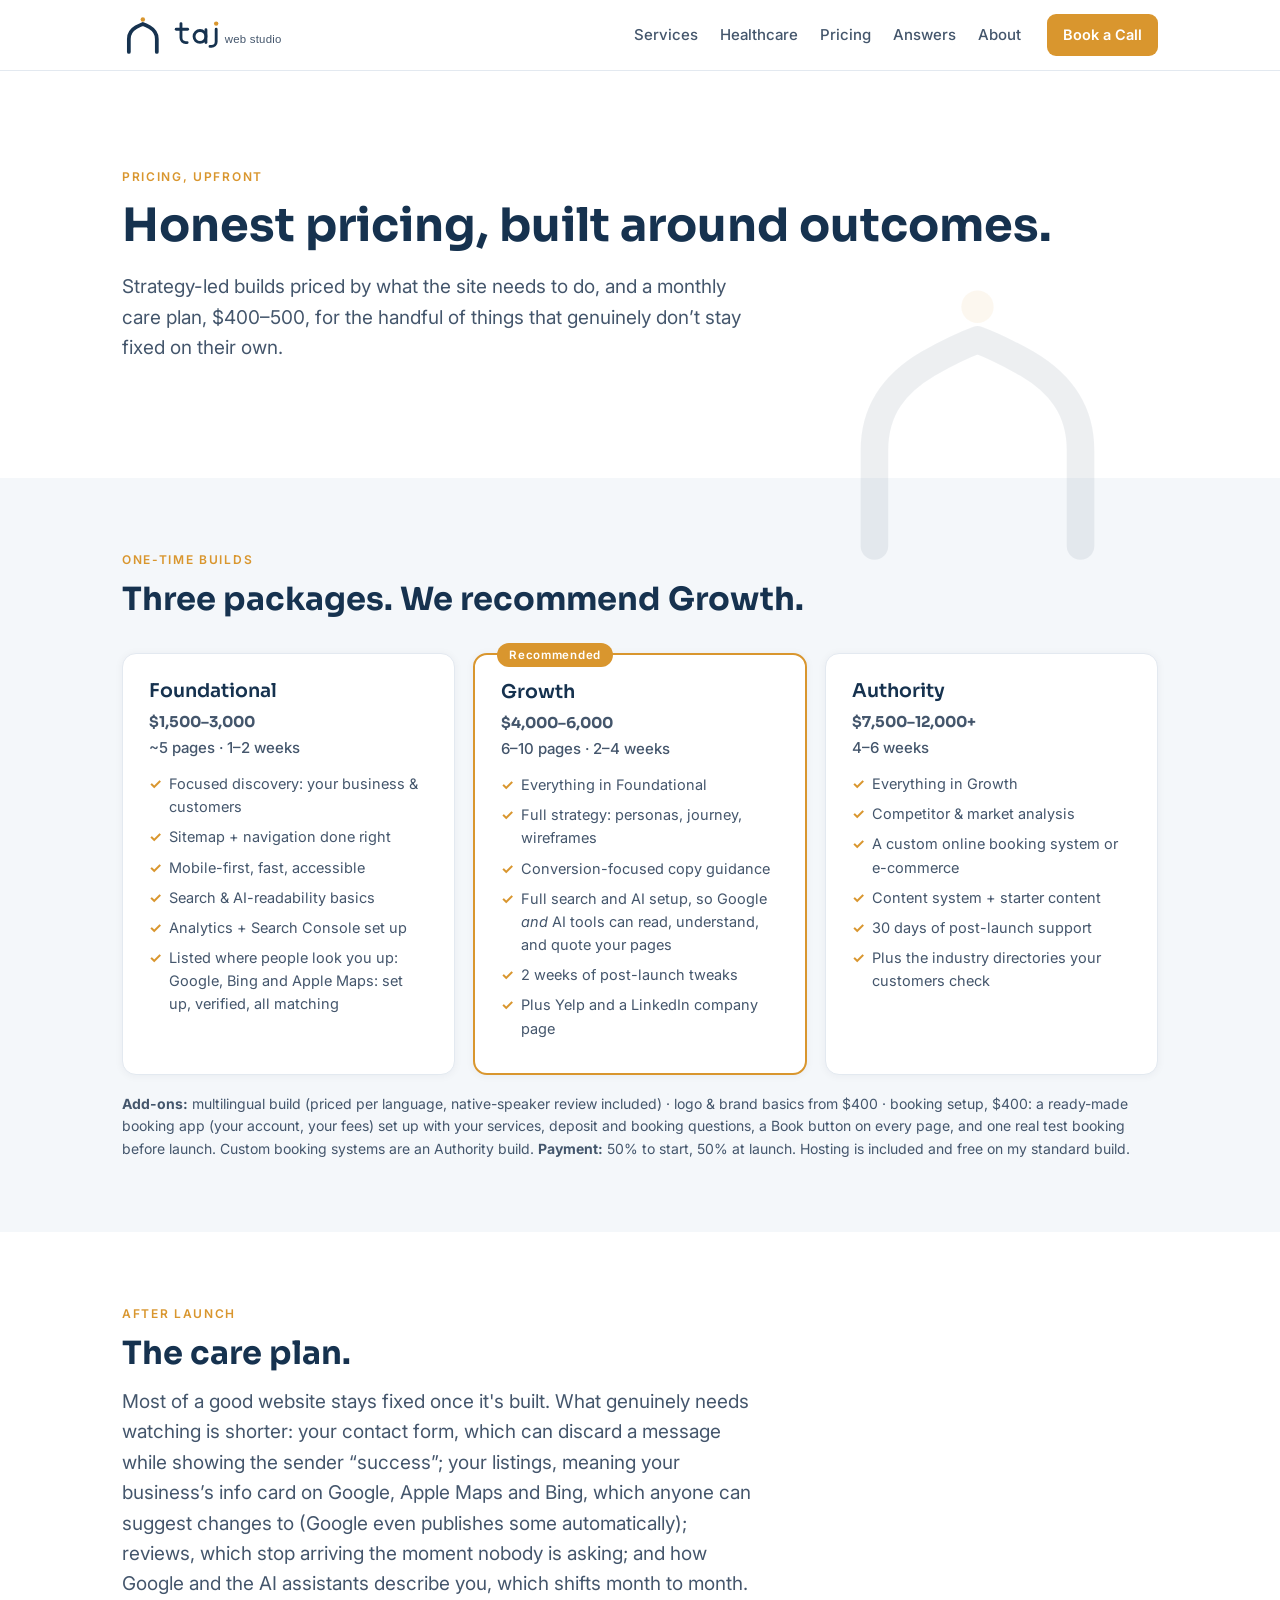
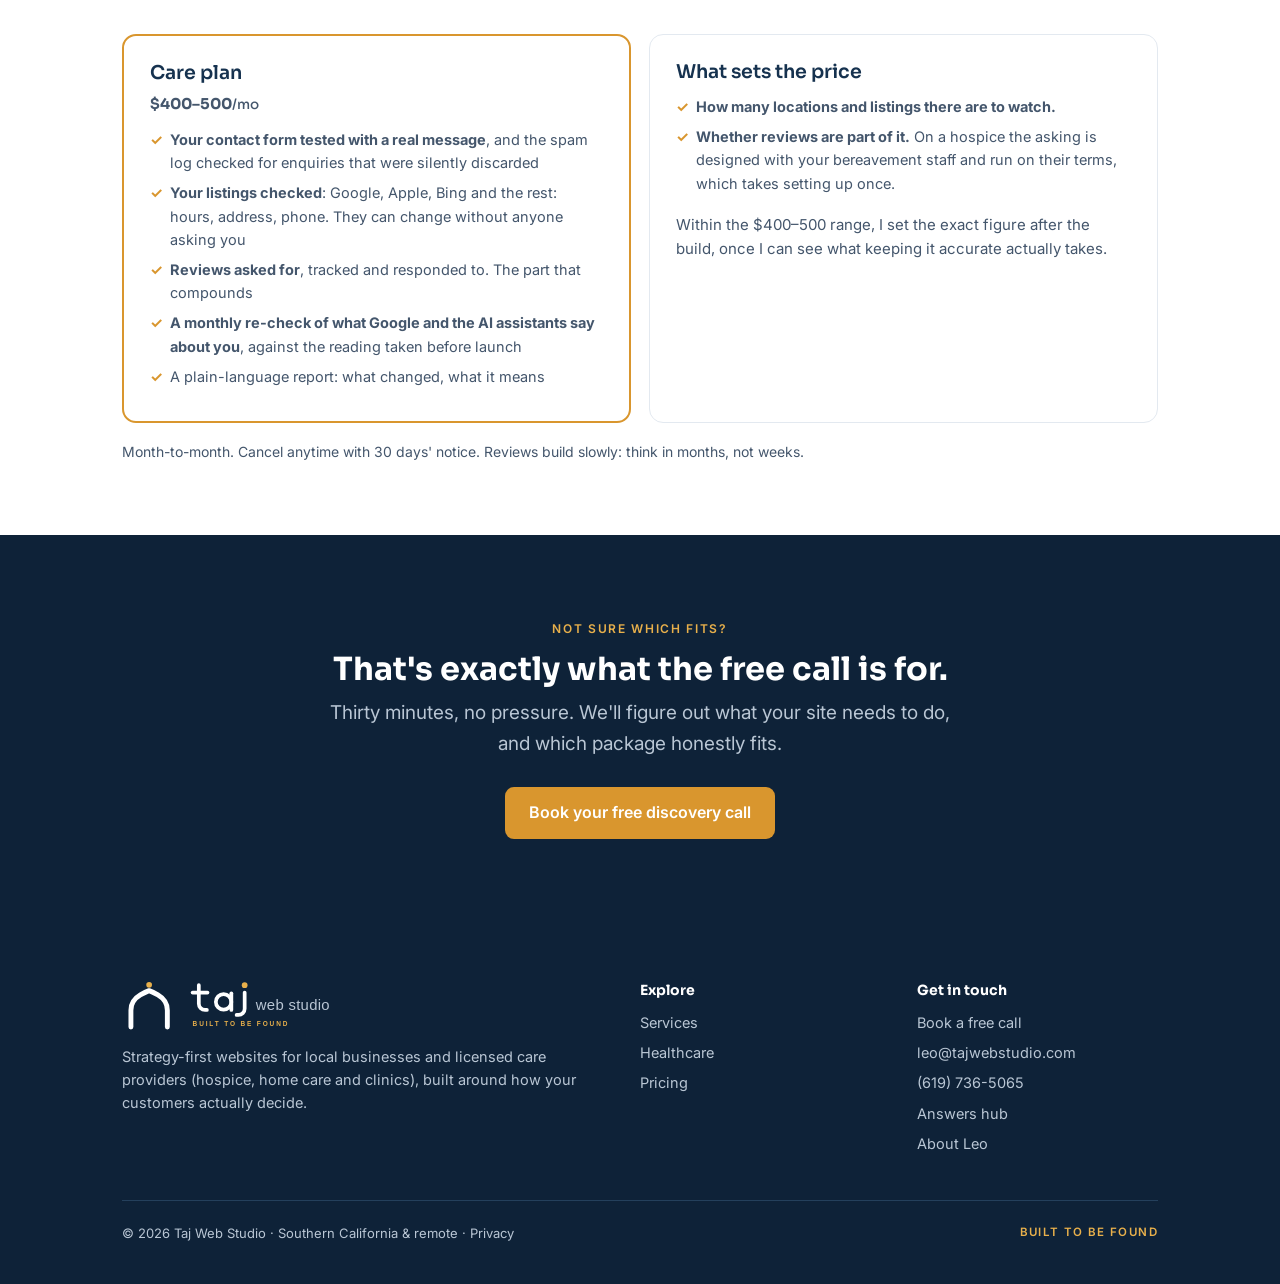
<file: records-check.html>
<!doctype html>
<html lang="en">
<head>
<meta charset="utf-8">
<title>Page moved | Taj Web Studio</title>
<meta name="robots" content="noindex">
<link rel="canonical" href="https://tajwebstudio.com/pricing.html">
<meta http-equiv="refresh" content="0; url=pricing.html">
</head>
<body><p>This page has moved. <a href="pricing.html">Continue to pricing</a>.</p></body>
</html>
</file>
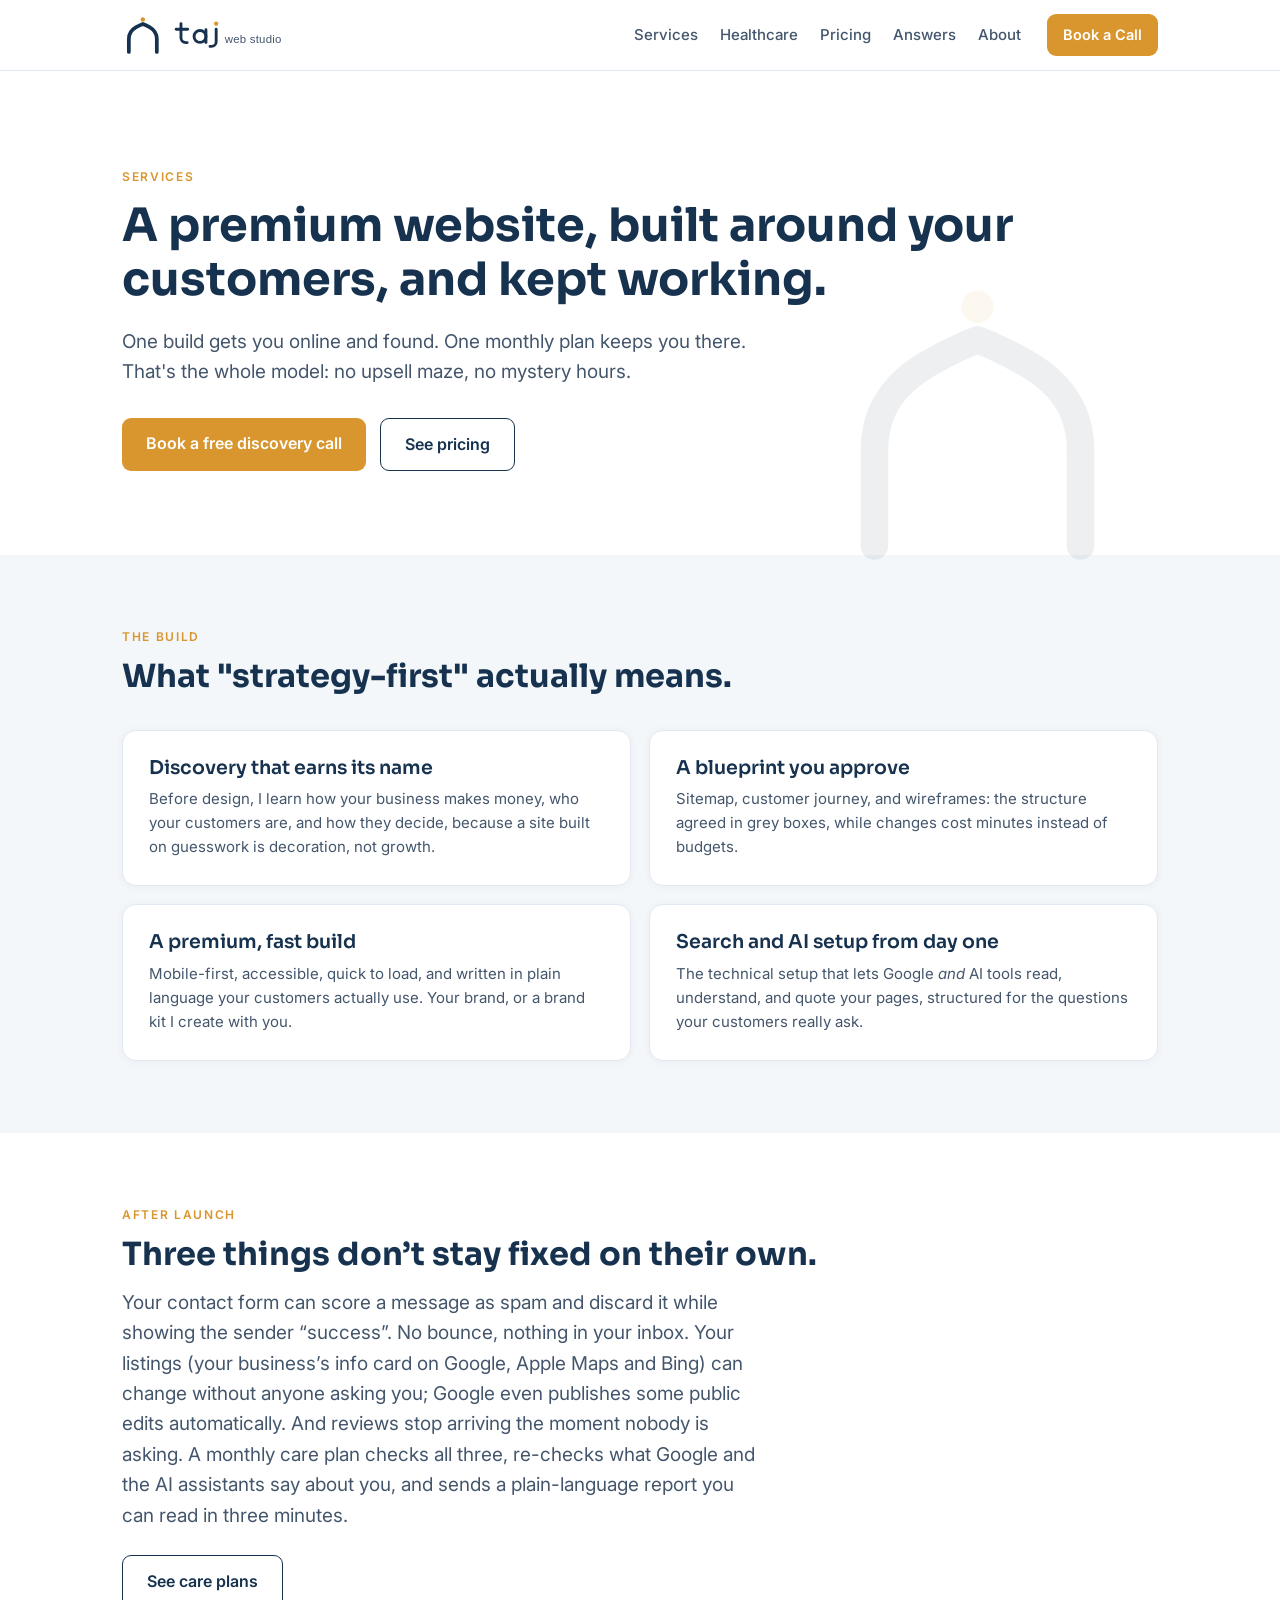
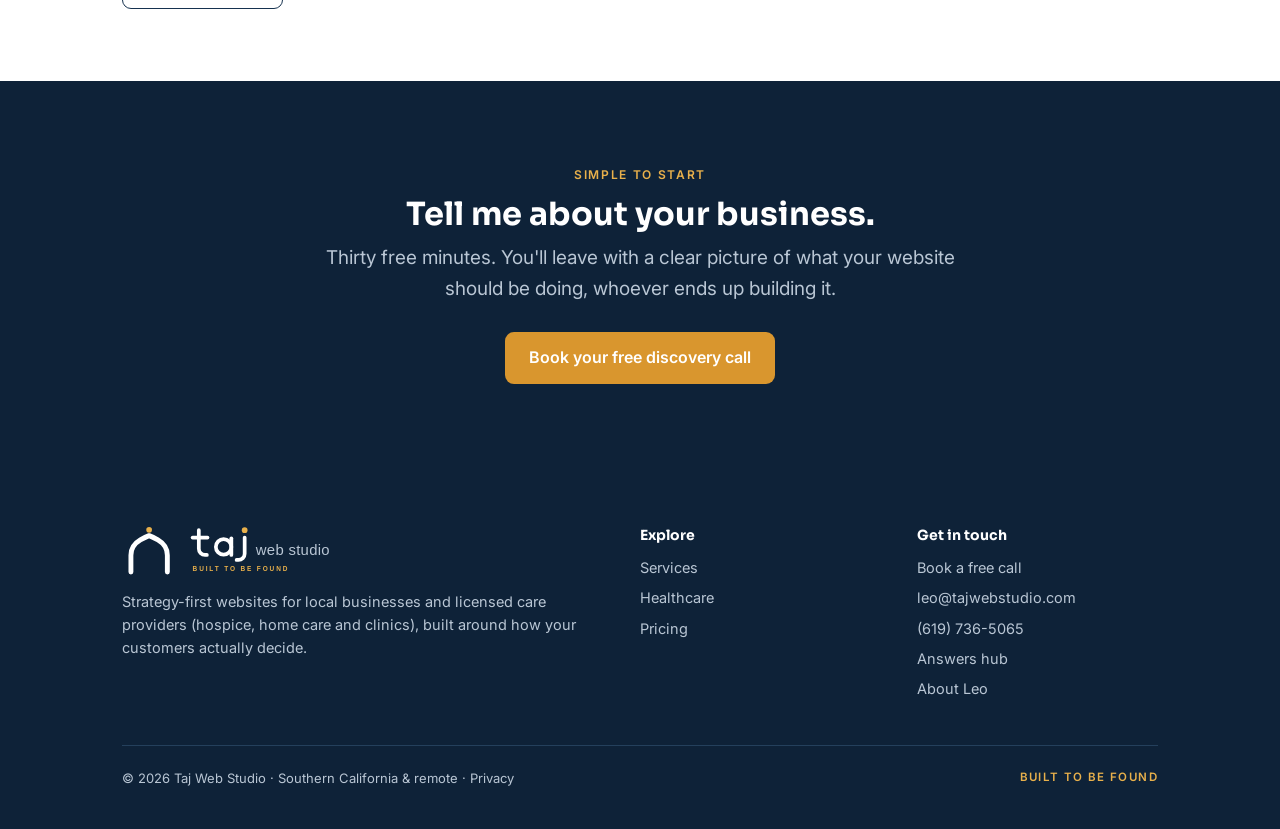
<file: services.html>
<!DOCTYPE html>
<html lang="en">
<head>
<meta charset="UTF-8">
<meta name="viewport" content="width=device-width, initial-scale=1.0">
<title>Services — Strategy-First Web Design & Care Plans | Taj Web Studio</title>
<meta name="description" content="Web design services for local businesses and licensed care providers: discovery, information architecture, premium build, and a monthly care plan ($400–500) that watches your contact form, listings and reviews.">
<link rel="canonical" href="https://tajwebstudio.com/services.html">
<!-- social sharing -->
<meta property="og:type" content="website">
<meta property="og:site_name" content="Taj Web Studio">
<meta property="og:title" content="Services — Strategy-First Web Design & Care Plans">
<meta property="og:description" content="Web design services for local businesses and licensed care providers: discovery, information architecture, premium build, and a monthly care plan ($400–500) that watches your contact form, listings and reviews.">
<meta property="og:url" content="https://tajwebstudio.com/services.html">
<meta property="og:image" content="https://tajwebstudio.com/assets/og-card-2026-09.png">
<meta property="og:image:width" content="1200">
<meta property="og:image:height" content="630">
<meta property="og:image:alt" content="Taj Web Studio — built around how your customers decide">
<meta name="twitter:card" content="summary_large_image">
<meta name="twitter:title" content="Services — Strategy-First Web Design & Care Plans">
<meta name="twitter:description" content="Web design services for local businesses and licensed care providers: discovery, information architecture, premium build, and a monthly care plan ($400–500) that watches your contact form, listings and reviews.">
<meta name="twitter:image" content="https://tajwebstudio.com/assets/og-card-2026-09.png">
<link rel="icon" type="image/svg+xml" href="assets/favicon.svg">
<link rel="preconnect" href="https://fonts.googleapis.com">
<link href="https://fonts.googleapis.com/css2?family=Sora:wght@600;700&family=Inter:wght@400;500;600&display=swap" rel="stylesheet">
<link rel="stylesheet" href="css/styles.css?v=6">

<!-- Google tag (gtag.js) -->
<script async src="https://www.googletagmanager.com/gtag/js?id=G-6H2BL4L3NL"></script>
<script>
  window.dataLayer = window.dataLayer || [];
  function gtag(){dataLayer.push(arguments);}
  gtag('js', new Date());
  gtag('config', 'G-6H2BL4L3NL');
</script>
</head>
<body>

<header>
  <div class="wrap nav">
    <a class="logo" href="index.html"><img src="assets/logo-horizontal-notagline.svg" alt="Taj Web Studio"></a>
    <nav id="site-nav">
      <a href="services.html">Services</a>
      <a href="healthcare.html">Healthcare</a>
      <a href="pricing.html">Pricing</a>
      <a href="answers.html">Answers</a>
      <a href="about.html">About</a>
      <a class="nav-cta" href="book.html">Book a call</a>
    </nav>
    <a class="btn btn-gold" href="book.html">Book a Call</a>
    <button class="menu-btn" type="button" aria-label="Open menu" aria-expanded="false" aria-controls="site-nav"><span></span><span></span><span></span></button>
  </div>
<script>(function(){var b=document.querySelector('.menu-btn'),n=document.getElementById('site-nav');if(!b||!n)return;b.addEventListener('click',function(){var o=n.classList.toggle('open');b.setAttribute('aria-expanded',o?'true':'false');b.setAttribute('aria-label',o?'Close menu':'Open menu');});})();</script>
</header>

<section class="hero">
  <div class="wrap hero-wrap">
    <img class="arch-bg" src="assets/logo-mark.svg" alt="" aria-hidden="true">
    <p class="eyebrow">Services</p>
    <h1>A premium website, built around your customers, and kept working.</h1>
    <p class="sub">One build gets you online and found. One monthly plan keeps you there. That's the whole model: no upsell maze, no mystery hours.</p>
    <div class="actions">
      <a class="btn btn-gold" href="book.html">Book a free discovery call</a>
      <a class="btn btn-ghost" href="pricing.html">See pricing</a>
    </div>
  </div>
</section>

<section class="mist">
  <div class="wrap">
    <p class="eyebrow">The build</p>
    <h2>What "strategy-first" actually means.</h2>
    <div class="grid g2">
      <div class="card"><h3>Discovery that earns its name</h3><p>Before design, I learn how your business makes money, who your customers are, and how they decide, because a site built on guesswork is decoration, not growth.</p></div>
      <div class="card"><h3>A blueprint you approve</h3><p>Sitemap, customer journey, and wireframes: the structure agreed in grey boxes, while changes cost minutes instead of budgets.</p></div>
      <div class="card"><h3>A premium, fast build</h3><p>Mobile-first, accessible, quick to load, and written in plain language your customers actually use. Your brand, or a brand kit I create with you.</p></div>
      <div class="card"><h3>Search and AI setup from day one</h3><p>The technical setup that lets Google <em>and</em> AI tools read, understand, and quote your pages, structured for the questions your customers really ask.</p></div>
    </div>
  </div>
</section>

<section>
  <div class="wrap">
    <p class="eyebrow">After launch</p>
    <h2>Three things don&rsquo;t stay fixed on their own.</h2>
    <p class="sub">Your contact form can score a message as spam and discard it while showing the sender
    &ldquo;success&rdquo;. No bounce, nothing in your inbox. Your listings (your business&rsquo;s info card on Google, Apple Maps and Bing) can change
    without anyone asking you; Google even publishes some public edits automatically. And reviews stop arriving the moment nobody is asking. A monthly care plan checks all three,
    re-checks what Google and the AI assistants say about you, and sends a plain-language report you can read in three minutes.</p>
    <div style="margin-top:24px"><a class="btn btn-ghost" href="pricing.html">See care plans</a></div>
  </div>
</section>

<section class="dark cta-band">
  <div class="wrap">
    <p class="eyebrow">Simple to start</p>
    <h2>Tell me about your business.</h2>
    <p class="sub">Thirty free minutes. You'll leave with a clear picture of what your website should be doing, whoever ends up building it.</p>
    <a class="btn btn-gold" href="book.html">Book your free discovery call</a>
  </div>
</section>

<footer>
  <div class="wrap">
    <div class="cols">
      <div>
        <img src="assets/logo-horizontal-reversed.svg" alt="Taj Web Studio">
        <p>Strategy-first websites for local businesses and licensed care providers (hospice, home care and clinics), built around how your customers actually decide.</p>
      </div>
      <div>
        <h4>Explore</h4>
        <a href="services.html">Services</a>
        <a href="healthcare.html">Healthcare</a>
        <a href="pricing.html">Pricing</a>
      </div>
      <div>
        <h4>Get in touch</h4>
        <a href="book.html">Book a free call</a>
        <a href="mailto:leo@tajwebstudio.com">leo@tajwebstudio.com</a>
        <a href="tel:+16197365065">(619) 736-5065</a>
        <a href="answers.html">Answers hub</a>
        <a href="about.html">About Leo</a>
      </div>
    </div>
    <div class="base">
      <span>© 2026 Taj Web Studio · Southern California & remote · <a href="privacy.html" style="display:inline">Privacy</a></span>
      <span class="tag">BUILT TO BE FOUND</span>
    </div>
  </div>
</footer>

</body>
</html>
</file>
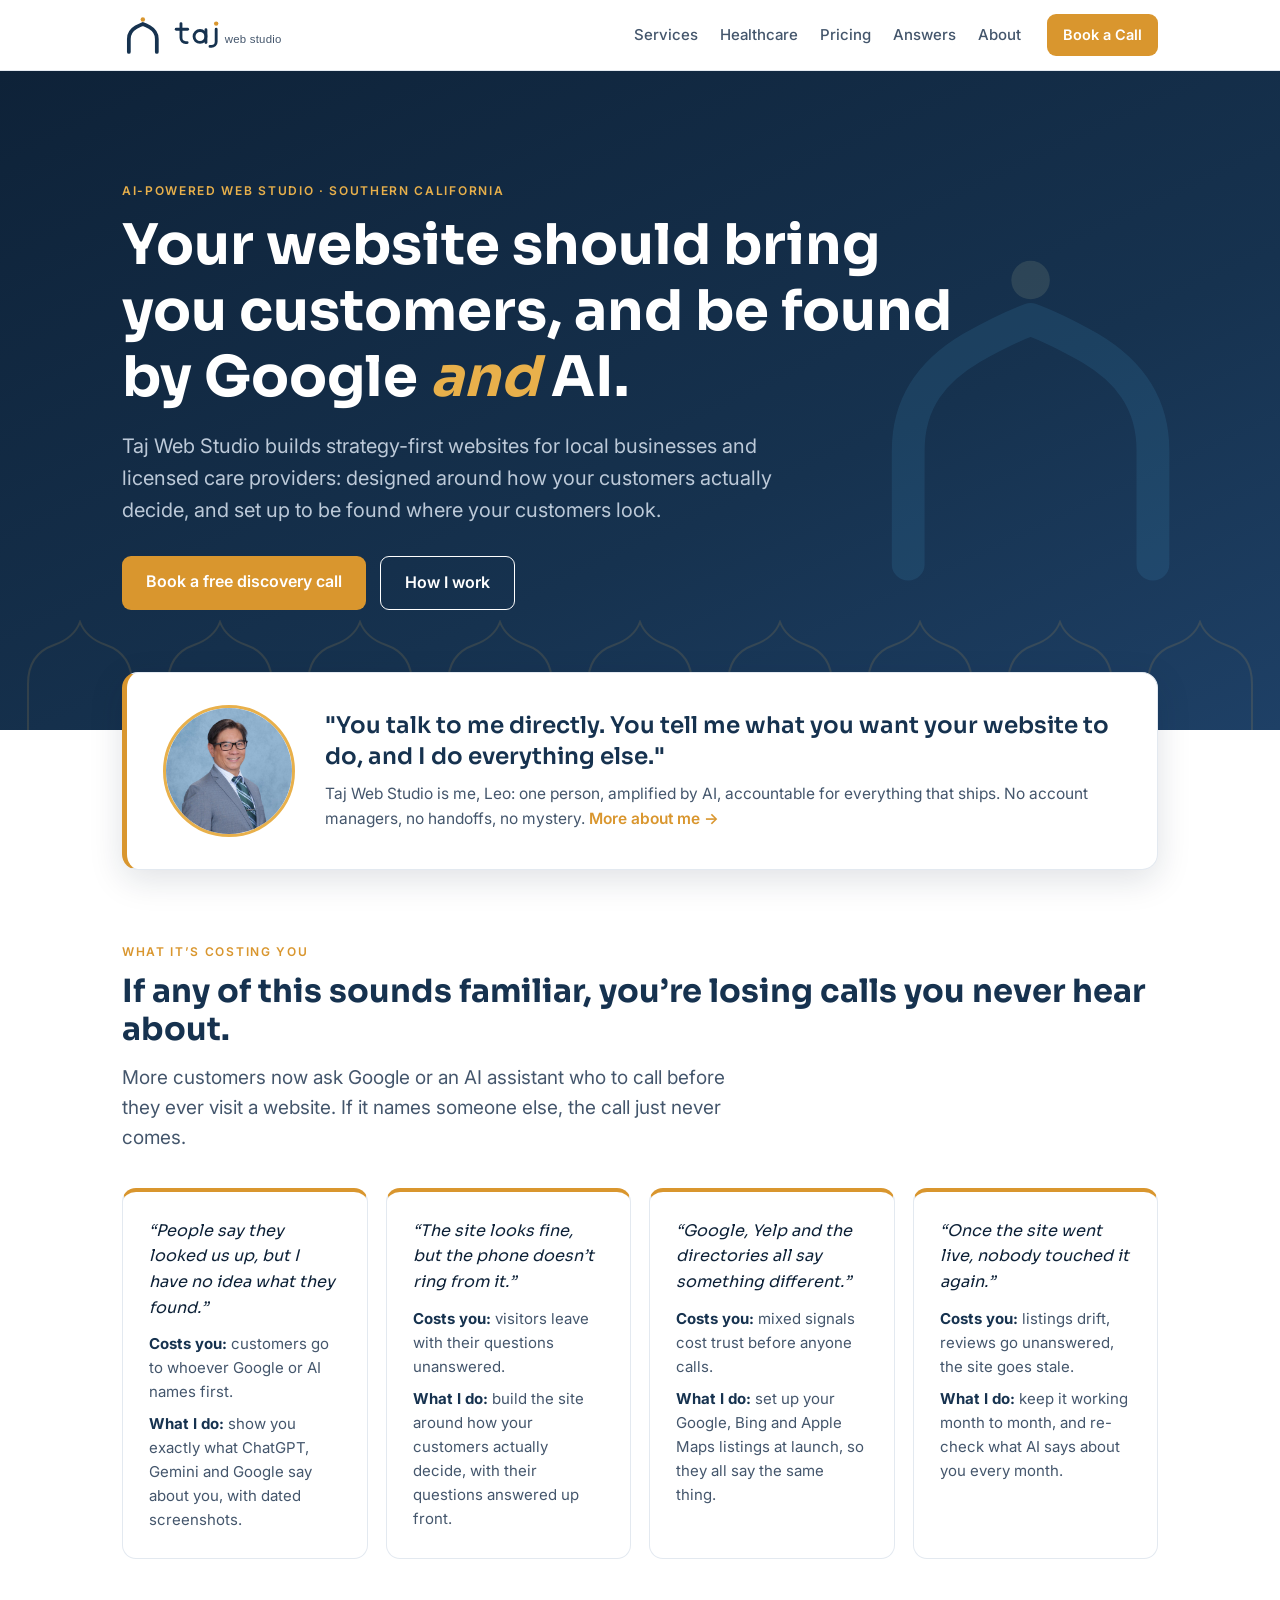
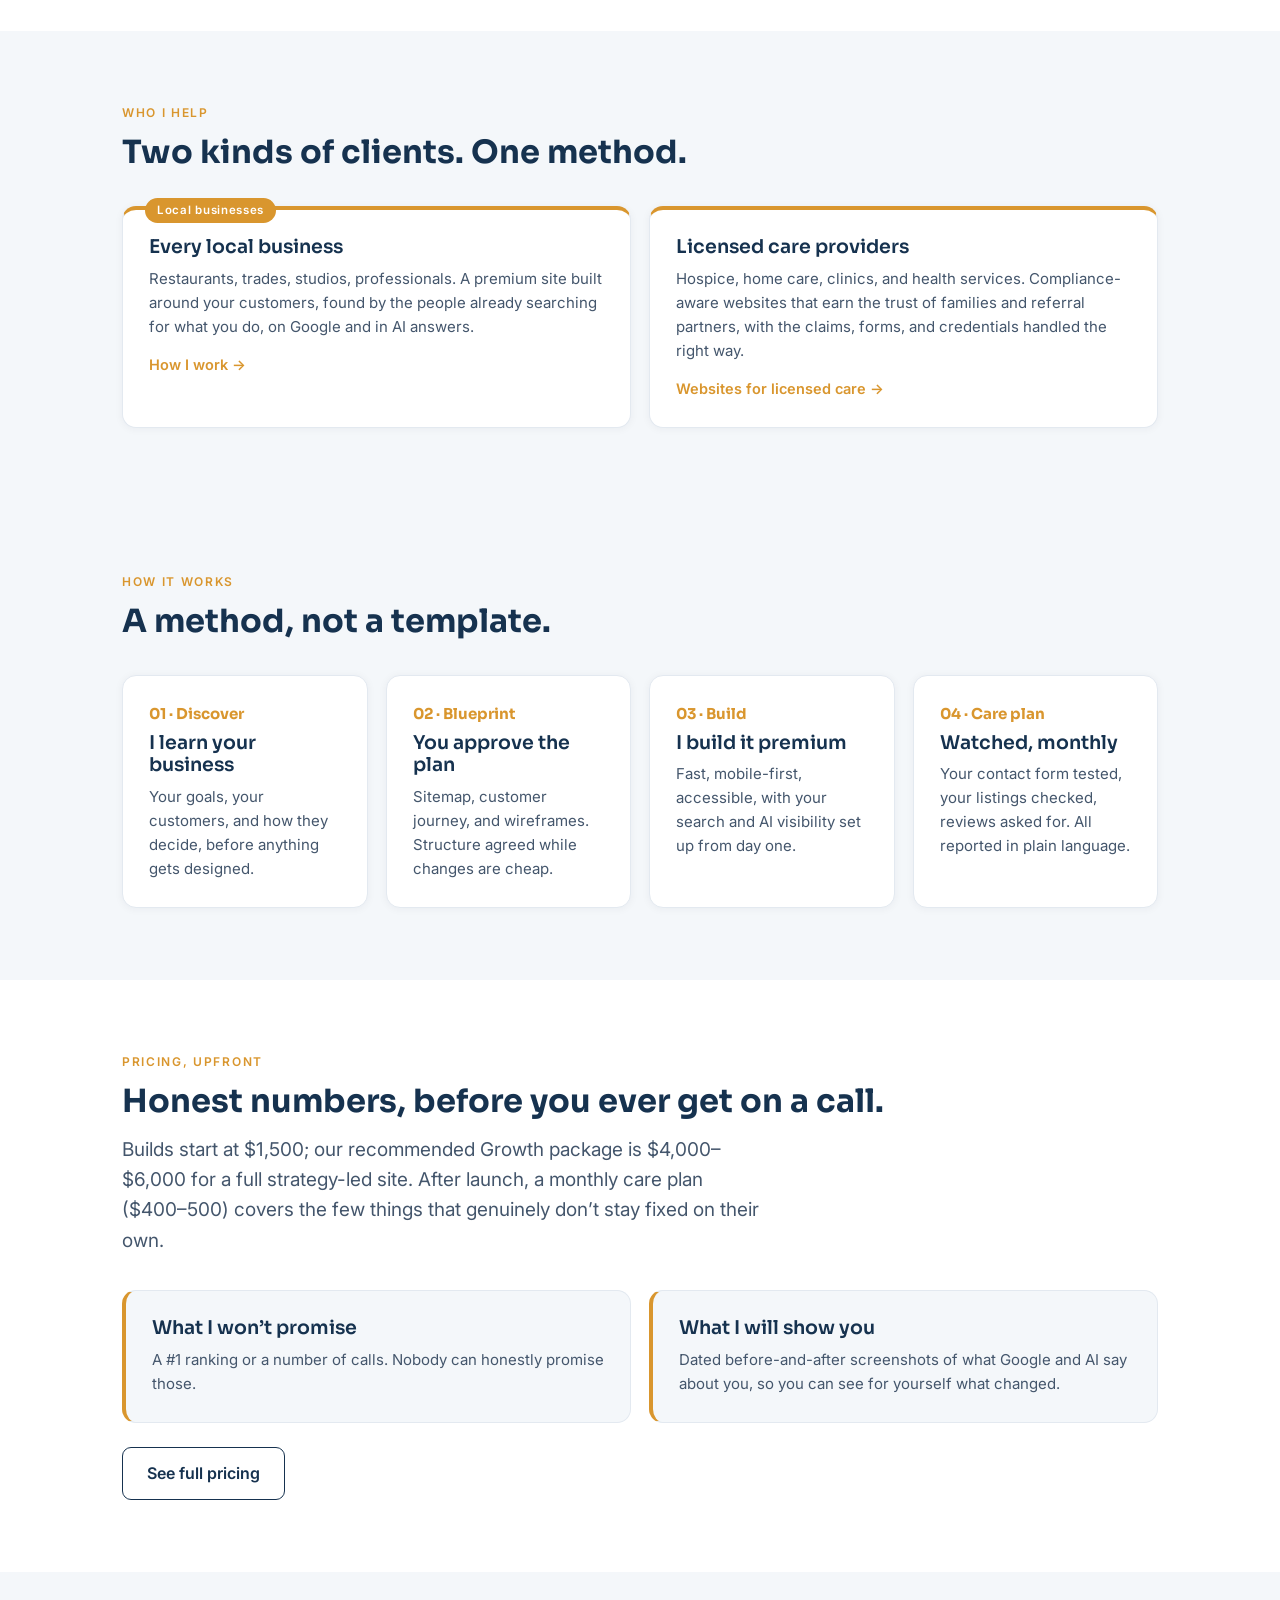
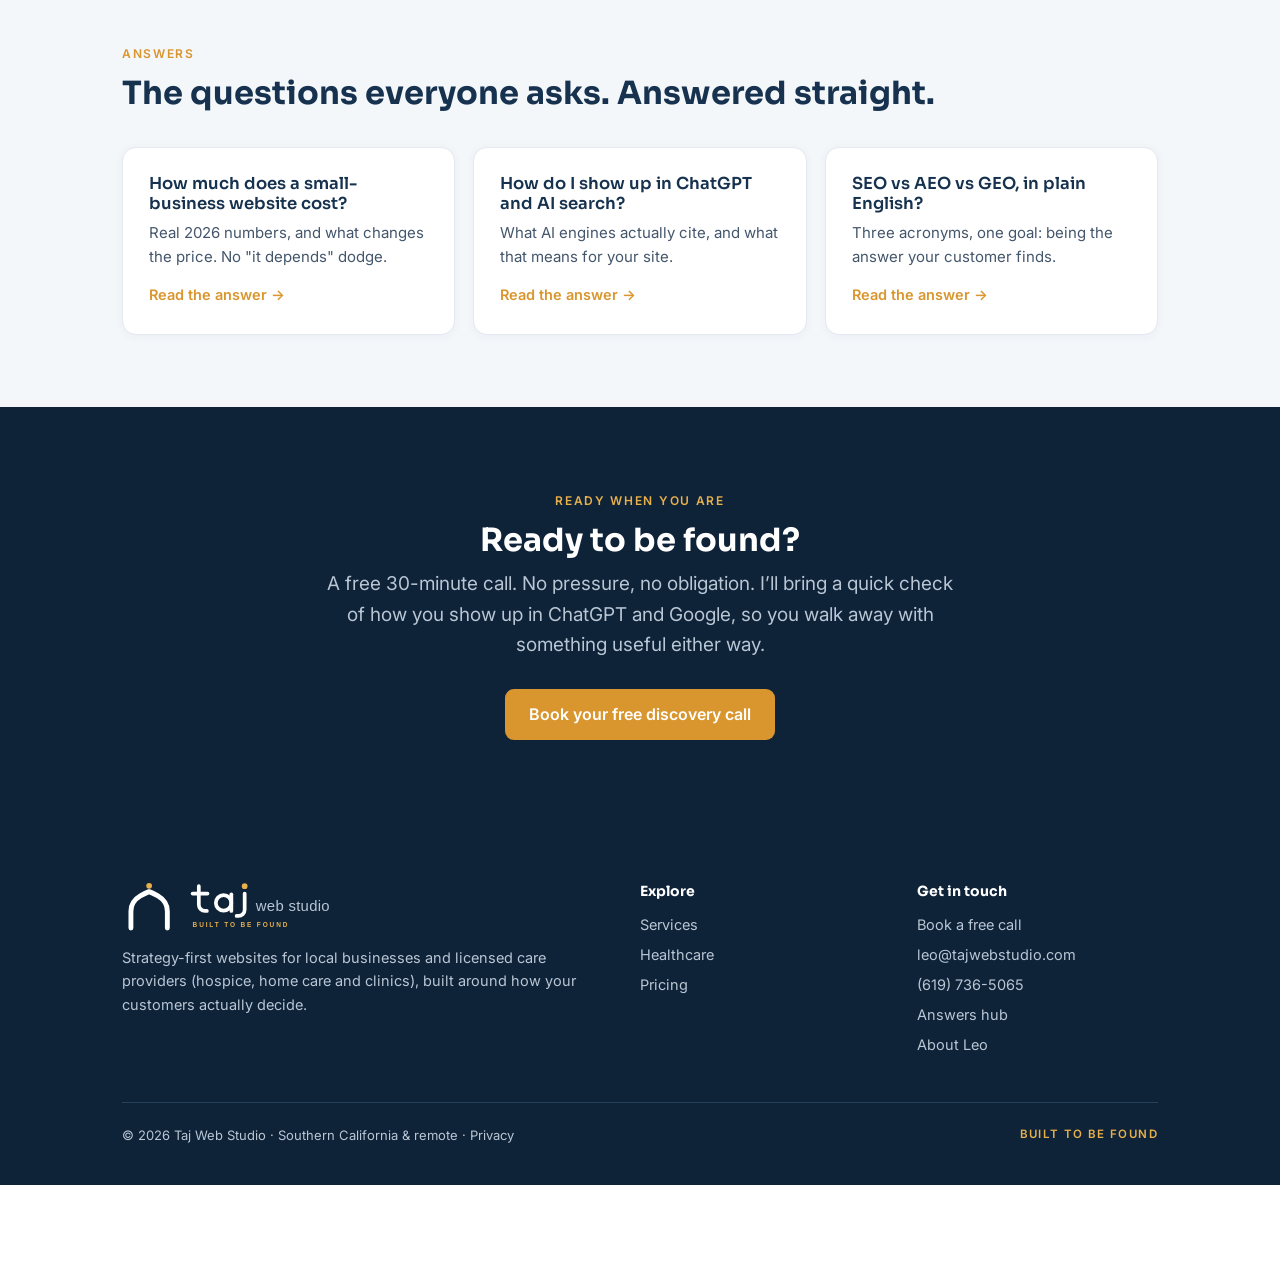
<file: work.html>
<!doctype html>
<html lang="en">
<head>
<meta charset="utf-8">
<title>Page moved | Taj Web Studio</title>
<meta name="robots" content="noindex">
<link rel="canonical" href="https://tajwebstudio.com/">
<meta http-equiv="refresh" content="0; url=index.html">
</head>
<body><p>This page has moved. <a href="index.html">Continue to the homepage</a>.</p></body>
</html>
</file>
<file: css/styles.css>
/* Taj Web Studio design system — from brand-kit.md v3 */
:root{
  --ink:#16324F; --navy:#0E2238; --gold:#D9962E; --gold-b:#E8B04B;
  --slate:#44566C; --mist:#F4F7FA; --line:#E3E9F0; --white:#FFFFFF;
  --ff-h:'Sora',system-ui,-apple-system,'Segoe UI',sans-serif;
  --ff-b:'Inter',system-ui,-apple-system,'Segoe UI',sans-serif;
  --max:1080px;
}
*{margin:0;box-sizing:border-box}
html{scroll-behavior:smooth}
body{font-family:var(--ff-b);color:var(--ink);background:var(--white);line-height:1.6;font-size:16.5px}
img,svg{max-width:100%;display:block}
a{color:inherit;text-decoration:none}
.wrap{max-width:var(--max);margin:0 auto;padding:0 22px}
h1,h2,h3{font-family:var(--ff-h);line-height:1.18}
h1{font-size:clamp(30px,4.6vw,46px);font-weight:700}
h2{font-size:clamp(24px,3vw,32px);font-weight:700;margin-bottom:14px}
h3{font-size:19px;font-weight:600}
.eyebrow{font-size:12px;font-weight:600;letter-spacing:.14em;text-transform:uppercase;color:var(--gold);margin-bottom:12px}
.sub{color:var(--slate);font-size:clamp(16px,1.6vw,19px);max-width:640px}
section{padding:72px 0}
section.mist{background:var(--mist)}
section.dark{background:var(--navy);color:var(--white)}
section.dark .sub{color:#B9C6D4}
section.dark .eyebrow{color:var(--gold-b)}
/* nav */
header{position:sticky;top:0;background:rgba(255,255,255,.96);backdrop-filter:blur(6px);border-bottom:1px solid var(--line);z-index:50}
.nav{display:flex;align-items:center;gap:26px;height:70px}
.nav .logo img{height:40px;width:auto}
.nav nav{display:flex;gap:22px;margin-left:auto;font-size:15px;font-weight:500;color:var(--slate)}
.nav nav a:hover{color:var(--ink)}
/* mobile menu */
.menu-btn{display:none;flex-direction:column;justify-content:center;gap:5px;width:42px;height:42px;padding:0 10px;border:0;border-radius:9px;background:transparent;cursor:pointer}
.menu-btn span{display:block;height:2px;background:var(--ink);border-radius:2px;transition:transform .2s,opacity .2s}
.menu-btn[aria-expanded="true"] span:nth-child(1){transform:translateY(7px) rotate(45deg)}
.menu-btn[aria-expanded="true"] span:nth-child(2){opacity:0}
.menu-btn[aria-expanded="true"] span:nth-child(3){transform:translateY(-7px) rotate(-45deg)}
.nav nav .nav-cta{display:none}
/* buttons */
.btn{display:inline-block;font-family:var(--ff-b);font-weight:600;font-size:16px;border-radius:9px;padding:13px 24px;transition:.15s}
.btn-gold{background:var(--gold);color:#fff}
.btn-gold:hover{background:#C4861F}
.btn-ghost{border:1.5px solid var(--ink);color:var(--ink)}
.btn-ghost:hover{background:var(--ink);color:#fff}
.dark .btn-ghost{border-color:#fff;color:#fff}
.nav .btn{padding:9px 16px;font-size:14.5px}
/* hero */
.hero{padding:96px 0 84px}
.hero .sub{margin:20px 0 30px}
.hero .actions{display:flex;gap:14px;flex-wrap:wrap}
.hero .arch-bg{position:absolute;right:4%;top:90px;width:min(30vw,320px);opacity:.07;pointer-events:none}
.hero-wrap{position:relative}
/* cards & grids */
.grid{display:grid;gap:18px;margin-top:34px}
.g2{grid-template-columns:repeat(2,1fr)}
.g3{grid-template-columns:repeat(3,1fr)}
.g4{grid-template-columns:repeat(4,1fr)}
.card{background:#fff;border:1px solid var(--line);border-radius:14px;padding:26px}
.mist .card{box-shadow:0 1px 8px rgba(14,34,56,.05)}
.card h3{margin-bottom:8px}
.card p{font-size:15px;color:var(--slate)}
.card .more{display:inline-block;margin-top:14px;font-weight:600;font-size:14.5px;color:var(--gold);}
.card.path{border-top:4px solid var(--gold);}
.step{ text-align:left}
.step .num{font-family:var(--ff-h);font-weight:700;font-size:15px;color:var(--gold);margin-bottom:6px}
.qa .card h3{font-size:16.5px}
/* proof */
.proof-tag{font-size:12.5px;font-weight:600;color:var(--gold);letter-spacing:.06em;text-transform:uppercase}
.result{font-weight:600;color:var(--ink);margin-top:10px;font-size:15px}
/* cta band */
.cta-band{text-align:center;padding:84px 0}
.cta-band h2{margin-bottom:10px}
.cta-band .sub{margin:0 auto 28px}
/* footer */
footer{background:var(--navy);color:#B9C6D4;padding:56px 0 40px;font-size:14.5px}
footer .cols{display:grid;grid-template-columns:2fr 1fr 1fr;gap:36px}
footer img{height:52px;width:auto;margin-bottom:14px}
footer h4{font-family:var(--ff-h);color:#fff;font-size:14px;margin-bottom:10px}
footer a{display:block;margin-bottom:7px}
footer a:hover{color:#fff}
footer .base{border-top:1px solid #24405C;margin-top:38px;padding-top:22px;display:flex;justify-content:space-between;flex-wrap:wrap;gap:8px;font-size:13px}
footer .tag{color:var(--gold-b);letter-spacing:.12em;font-weight:600;font-size:11.5px}
@media(max-width:860px){
  .g3,.g4{grid-template-columns:1fr 1fr}
  .nav{flex-wrap:wrap;height:auto;min-height:64px;padding-top:10px;padding-bottom:10px;column-gap:12px}
  .nav .btn{margin-left:auto;order:1}
  .menu-btn{display:inline-flex;order:2}
  .nav nav{display:none;order:3;width:100%;flex-direction:column;gap:0;margin:6px 0 0;padding:4px 0 0;border-top:1px solid var(--line);font-size:16px}
  .nav nav.open{display:flex}
  .nav nav a{padding:13px 2px;border-bottom:1px solid var(--line)}
  .nav nav a:last-child{border-bottom:0}
  .nav nav .nav-cta{display:block;color:var(--gold);font-weight:600}
  footer .cols{grid-template-columns:1fr}
}
@media(max-width:560px){
  .nav .logo img{height:30px}
  .nav .btn{padding:8px 12px;font-size:13.5px}
}
@media(max-width:400px){
  .nav .btn{display:none}
  .menu-btn{margin-left:auto}
  .g2,.g3,.g4{grid-template-columns:1fr}
  section{padding:52px 0}
  .hero{padding:64px 0 56px}
}
/* pricing */
.price{font-family:var(--ff-h);font-weight:700;font-size:26px;margin:6px 0 2px}
.per{font-size:13.5px;color:var(--slate);font-weight:500}
.card.feat{border:2px solid var(--gold);position:relative}
.badge{position:absolute;top:-12px;left:22px;background:var(--gold);color:#fff;font-size:11.5px;font-weight:600;letter-spacing:.06em;border-radius:20px;padding:3px 12px}
.card ul{margin:12px 0 0 0;padding:0;list-style:none}
.card ul li{font-size:14.5px;color:var(--slate);padding-left:20px;position:relative;margin-bottom:7px}
.card ul li:before{content:"✓";position:absolute;left:0;color:var(--gold);font-weight:700}
.fineline{margin-top:18px;font-size:14px;color:var(--slate)}
/* forms */
.field{margin-bottom:14px}
.field label{display:block;font-size:13.5px;font-weight:600;margin-bottom:5px}
.field input,.field textarea{width:100%;border:1.5px solid var(--line);border-radius:8px;padding:11px 12px;font-family:var(--ff-b);font-size:15px;color:var(--ink)}
.field input:focus,.field textarea:focus{outline:2px solid var(--gold);border-color:var(--gold)}
.sched{border:2px dashed var(--line);border-radius:14px;min-height:300px;display:flex;align-items:center;justify-content:center;color:var(--slate);font-size:14.5px;text-align:center;padding:20px}
/* answers hub */
article{max-width:760px;margin:0;padding:56px 0;border-bottom:1px solid var(--line);scroll-margin-top:90px}
article:last-of-type{border-bottom:none}
article h2{margin-bottom:16px}
article .lead{font-size:18px;font-weight:500;color:var(--ink);margin-bottom:18px}
article p{margin-bottom:14px;color:var(--slate)}
article strong{color:var(--ink)}
.answer-date{font-size:13px;color:#7A8CA0;margin-top:6px}
.bio{display:grid;grid-template-columns:200px 1fr;gap:34px;align-items:start;margin-top:30px}
.bio .photo{background:var(--mist);border:1px solid var(--line);border-radius:14px;aspect-ratio:1;display:flex;align-items:center;justify-content:center;color:var(--slate);font-size:13px;text-align:center;padding:10px}
@media(max-width:660px){.bio{grid-template-columns:1fr}}
img.photo{width:100%;height:auto;padding:0;object-fit:cover;display:block}

/* ===== v1.1 — design elevation ===== */
.hero-v2{background:linear-gradient(155deg,#0E2238 0%,#16324F 62%,#1E4066 100%);color:#fff;padding:110px 0 120px;position:relative;overflow:hidden}
.hero-v2 .eyebrow{color:var(--gold-b)}
.hero-v2 h1{font-size:clamp(34px,5.2vw,56px);max-width:840px;color:#fff}
.hero-v2 h1 em{color:var(--gold-b)}
.hero-v2 .sub{color:#BCC9D8;font-size:clamp(16.5px,1.7vw,20px);max-width:660px}
.hero-v2:after{content:"";position:absolute;left:0;right:0;bottom:0;height:110px;background:url("data:image/svg+xml,%3Csvg xmlns='http://www.w3.org/2000/svg' width='140' height='110' viewBox='0 0 140 110'%3E%3Cpath d='M18 110 V64 Q18 34 44 25 Q64 18 70 2 Q76 18 96 25 Q122 34 122 64 V110' fill='none' stroke='%23E8B04B' stroke-width='2'/%3E%3C/svg%3E") repeat-x bottom;opacity:.14;pointer-events:none}
.hero-v2 .arch-glow{position:absolute;right:-40px;top:40px;width:min(34vw,380px);opacity:.1;filter:brightness(4)}
.founder-band{padding:0}
.founder{display:grid;grid-template-columns:132px 1fr;gap:30px;align-items:center;background:#fff;border:1px solid var(--line);border-left:5px solid var(--gold);border-radius:16px;padding:32px 36px;box-shadow:0 10px 34px rgba(14,34,56,.13);margin-top:-58px;position:relative;z-index:5}
.founder img{width:132px;height:132px;border-radius:50%;object-fit:cover;border:3px solid var(--gold-b)}
.founder .quote{font-family:var(--ff-h);font-size:clamp(18px,2.1vw,23px);font-weight:600;line-height:1.35;color:var(--ink);margin-bottom:10px}
.founder .small{color:var(--slate);font-size:15.5px}
.founder .small a{color:var(--gold);font-weight:600}
@media(max-width:660px){.founder{grid-template-columns:1fr;text-align:center;justify-items:center;padding:26px}}
.card.path{position:relative}
.hero-v2 .btn-ghost{border-color:#fff;color:#fff}
.hero-v2 .btn-ghost:hover{background:#fff;color:var(--ink)}

/* pain cards + promise strip (30 Sept 2026) */
.card.pain{border-top:4px solid var(--gold)}
.card.pain .said{font-family:var(--ff-h);font-size:16px;color:var(--navy);font-style:italic;margin-bottom:12px}
.card.pain .cost{margin-bottom:8px}
.card.pain b{color:var(--ink)}
.card.promise{border-left:4px solid var(--gold);background:var(--mist)}
</file>
